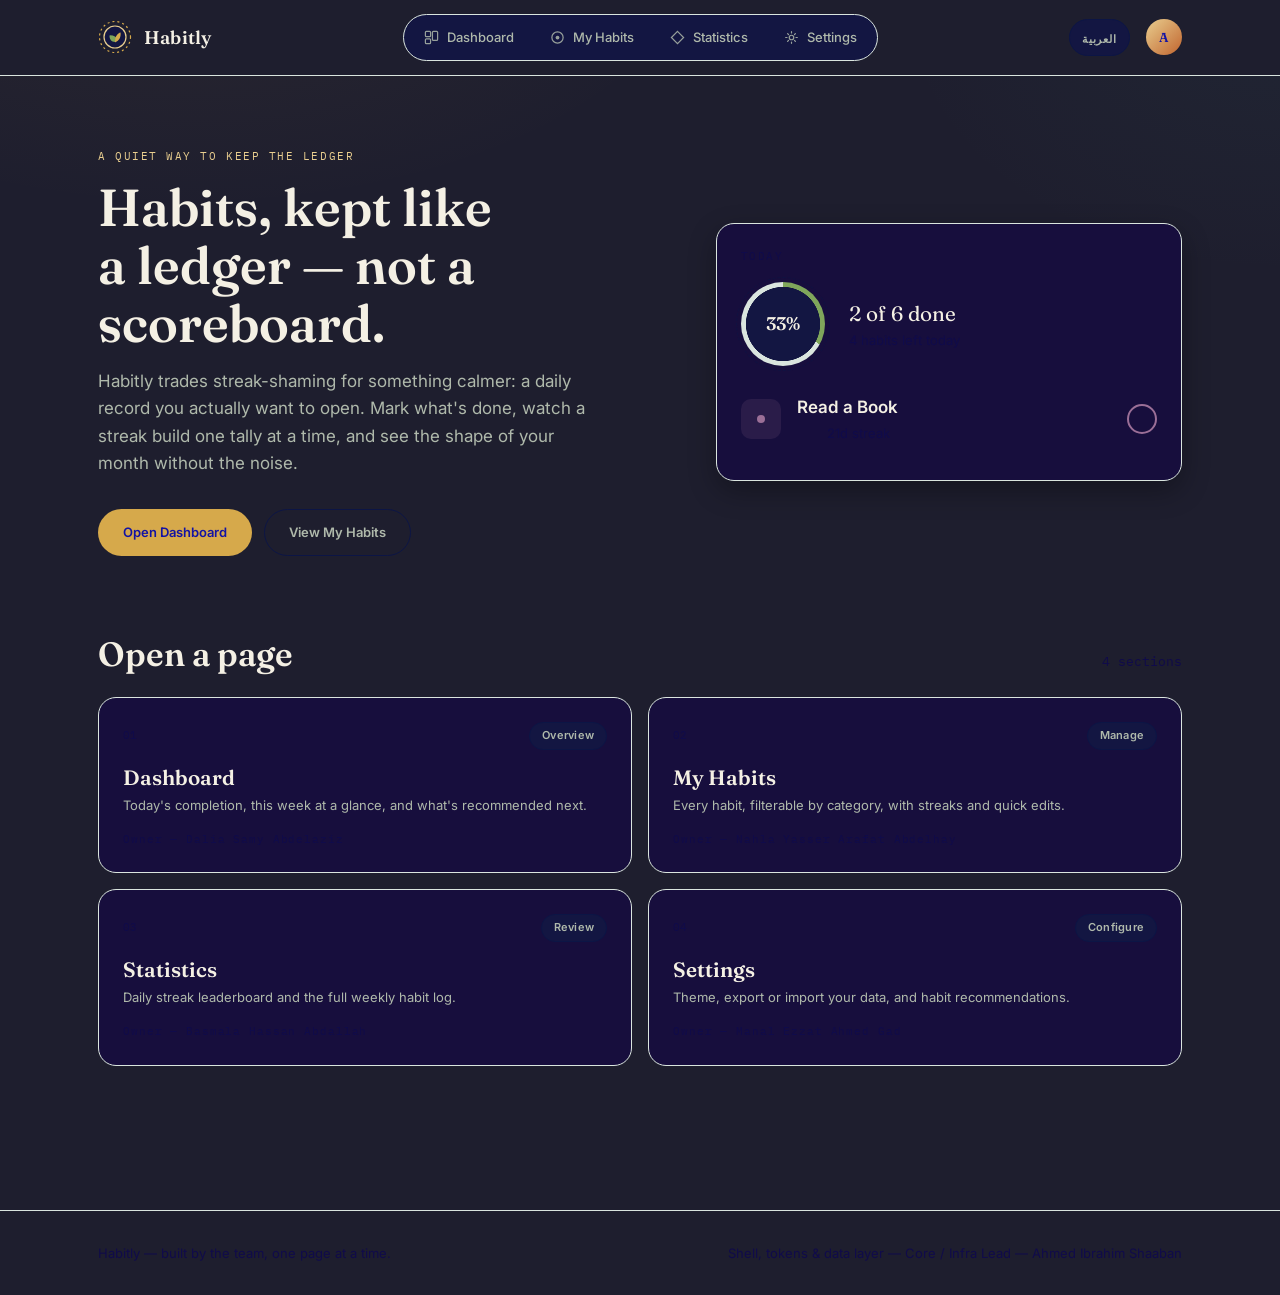
<file: index.html>
<!doctype html>
<html lang="en">
<head>
  <meta charset="UTF-8" />
  <meta name="viewport" content="width=device-width, initial-scale=1.0" />
  <title>Habitly — Keep the ledger.</title>
  <meta name="description" content="Habitly is a quiet, ledger-style way to keep your daily habits." />
  <link rel="icon" href="data:image/svg+xml,%3Csvg xmlns=%27http://www.w3.org/2000/svg%27 viewBox=%270 0 34 34%27%3E%3Ccircle cx=%2717%27 cy=%2717%27 r=%2716%27 fill=%27%231B2420%27/%3E%3Ccircle cx=%2717%27 cy=%2717%27 r=%2711%27 fill=%27%23202B25%27 stroke=%27%23E9CE8F%27 stroke-width=%271.2%27/%3E%3Cpath d=%27M17 22c-3.5 0-5.5-2.5-5.5-6.2 0-.3.2-.5.5-.5 3.9 0 6.7 1.6 7.8 4.2.2.5-.1 1-.6 1.1-.7.2-1.4.3-2.2.4Z%27 fill=%27%237FA65B%27/%3E%3Cpath d=%27M17 22c0-4.8 1.6-8 5-9.4.3-.1.6.1.6.4.4 4.4-1.6 7.7-5.1 9.2-.3.1-.5-.1-.5-.2Z%27 fill=%27%23D6A94B%27/%3E%3C/svg%3E" />
  <link rel="stylesheet" href="tokens.css" />
  <link rel="stylesheet" href="components.css" />
  <style>
    /* Home-page-only styling. Layout rules specific to index.html live here,
       not in tokens.css or components.css — those stay page-agnostic. */
    .hero {
      padding-block: var(--space-8) var(--space-7);
      display: grid;
      grid-template-columns: 1.1fr 0.9fr;
      gap: var(--space-7);
      align-items: center;
    }
    .hero__eyebrow {
      font-family: var(--font-mono);
      font-size: var(--fs-xs);
      letter-spacing: var(--tracking-wider);
      text-transform: uppercase;
      color: var(--color-gold-soft);
      margin-bottom: var(--space-3);
    }
    .hero__title {
      font-size: var(--fs-2xl);
      max-width: 12ch;
    }
    .hero__lede {
      margin-top: var(--space-4);
      max-width: 46ch;
      color: var(--color-text-secondary);
      font-size: var(--fs-md);
      line-height: var(--lh-normal);
    }
    .hero__actions {
      margin-top: var(--space-6);
      display: flex;
      gap: var(--space-3);
      flex-wrap: wrap;
    }
    .hero__panel {
      display: flex;
      flex-direction: column;
      gap: var(--space-4);
    }
    .hero__stat-row {
      display: flex;
      align-items: center;
      gap: var(--space-5);
    }
    .hero__stat-label {
      font-size: var(--fs-sm);
      color: var(--color-text-tertiary);
    }
    .hero__stat-value {
      font-family: var(--font-display);
      font-size: var(--fs-lg);
      color: var(--color-text-primary);
    }

    .menu {
      padding-block: var(--space-6) var(--space-8);
    }
    .menu__heading {
      display: flex;
      align-items: baseline;
      justify-content: space-between;
      margin-bottom: var(--space-5);
    }
    .menu__title {
      font-size: var(--fs-xl);
    }
    .menu__count {
      font-family: var(--font-mono);
      font-size: var(--fs-sm);
      color: var(--color-text-tertiary);
    }
    .menu__grid {
      display: grid;
      grid-template-columns: repeat(2, 1fr);
      gap: var(--space-4);
    }
    .menu-card {
      display: block;
      transition: border-color var(--duration-base) var(--ease-out),
                  transform var(--duration-fast) var(--ease-out);
    }
    .menu-card:hover {
      border-color: var(--color-gold);
      transform: translateY(-2px);
    }
    .menu-card__top {
      display: flex;
      align-items: center;
      justify-content: space-between;
    }
    .menu-card__index {
      font-family: var(--font-mono);
      font-size: var(--fs-xs);
      color: var(--color-text-tertiary);
    }
    .menu-card__title {
      margin-top: var(--space-4);
      font-size: var(--fs-lg);
    }
    .menu-card__desc {
      margin-top: var(--space-2);
      color: var(--color-text-secondary);
      font-size: var(--fs-sm);
      line-height: var(--lh-snug);
    }
    .menu-card__owner {
      margin-top: var(--space-4);
      font-family: var(--font-mono);
      font-size: var(--fs-xs);
      letter-spacing: var(--tracking-wide);
      color: var(--color-text-tertiary);
    }

    @media (max-width: 860px) {
      .hero { grid-template-columns: 1fr; }
      .menu__grid { grid-template-columns: 1fr; }
    }

    /* Arabic reads wider per character — relax the Latin-tuned max-widths */
    html[lang="ar"] .hero__title { max-width: 16ch; }
    html[lang="ar"] .hero__lede { max-width: 52ch; }
  </style>
</head>
<body>

  <!-- ================= Shared header — identical markup on every page ================= -->
  <header class="site-header">
    <div class="container site-header__inner">
      <a href="index.html" class="brand">
        <svg class="brand__mark" viewBox="0 0 34 34" fill="none" xmlns="http://www.w3.org/2000/svg">
          <circle cx="17" cy="17" r="15.5" stroke="var(--color-gold)" stroke-width="1.2" stroke-dasharray="2 3"/>
          <circle cx="17" cy="17" r="11" fill="var(--color-bg-elevated)" stroke="var(--color-gold-soft)" stroke-width="1.2"/>
          <path d="M17 22c-3.5 0-5.5-2.5-5.5-6.2 0-.3.2-.5.5-.5 3.9 0 6.7 1.6 7.8 4.2.2.5-.1 1-.6 1.1-.7.2-1.4.3-2.2.4Z" fill="var(--color-sage)"/>
          <path d="M17 22c0-4.8 1.6-8 5-9.4.3-.1.6.1.6.4.4 4.4-1.6 7.7-5.1 9.2-.3.1-.5-.1-.5-.2Z" fill="var(--color-gold)"/>
        </svg>
        <span class="brand__name">Habitly</span>
      </a>

      <nav class="nav" aria-label="Primary">
        <a href="dashboard.html" class="nav__link">
          <svg class="nav__link-icon" viewBox="0 0 16 16" fill="none"><rect x="1.5" y="1.5" width="5.5" height="5.5" rx="1" stroke="currentColor" stroke-width="1.3"/><rect x="9" y="1.5" width="5.5" height="9.5" rx="1" stroke="currentColor" stroke-width="1.3"/><rect x="1.5" y="9.5" width="5.5" height="5" rx="1" stroke="currentColor" stroke-width="1.3"/></svg>
          <span class="nav__link-label" data-i18n="nav.dashboard">Dashboard</span>
        </a>
        <a href="habits.html" class="nav__link">
          <svg class="nav__link-icon" viewBox="0 0 16 16" fill="none"><circle cx="8" cy="8" r="6" stroke="currentColor" stroke-width="1.3"/><circle cx="8" cy="8" r="2" fill="currentColor"/></svg>
          <span class="nav__link-label" data-i18n="nav.habits">My Habits</span>
        </a>
        <a href="stats.html" class="nav__link">
          <svg class="nav__link-icon" viewBox="0 0 16 16" fill="none"><path d="M8 1.5 14.5 8 8 14.5 1.5 8Z" stroke="currentColor" stroke-width="1.3"/></svg>
          <span class="nav__link-label" data-i18n="nav.stats">Statistics</span>
        </a>
        <a href="settings.html" class="nav__link">
          <svg class="nav__link-icon" viewBox="0 0 16 16" fill="none"><circle cx="8" cy="8" r="2.4" stroke="currentColor" stroke-width="1.3"/><path d="M8 1.8v1.4M8 12.8v1.4M14.2 8h-1.4M3.2 8H1.8M12.2 3.8l-1 1M4.8 11.2l-1 1M12.2 12.2l-1-1M4.8 4.8l-1-1" stroke="currentColor" stroke-width="1.3" stroke-linecap="round"/></svg>
          <span class="nav__link-label" data-i18n="nav.settings">Settings</span>
        </a>
      </nav>

      <div class="header-actions">
        <button type="button" class="lang-toggle" data-i18n="lang.toggle">العربية</button>
        <div class="avatar">A</div>
      </div>
    </div>
  </header>
  <!-- ================= /Shared header ================= -->

  <main class="container">

    <section class="hero">
      <div>
        <p class="hero__eyebrow" data-i18n="hero.eyebrow">A quiet way to keep the ledger</p>
        <h1 class="hero__title" data-i18n="hero.title">Habits, kept like a ledger — not a scoreboard.</h1>
        <p class="hero__lede" data-i18n="hero.lede">
          Habitly trades streak-shaming for something calmer: a daily record you actually
          want to open. Mark what's done, watch a streak build one tally at a time, and
          see the shape of your month without the noise.
        </p>
        <div class="hero__actions">
          <a href="dashboard.html" class="btn btn--primary" data-i18n="hero.cta.primary">Open Dashboard</a>
          <a href="habits.html" class="btn btn--ghost" data-i18n="hero.cta.secondary">View My Habits</a>
        </div>
      </div>

      <div class="card card--elevated hero__panel">
        <p class="card__eyebrow" data-i18n="hero.panel.eyebrow">Today</p>
        <div class="hero__stat-row">
          <div class="seal" style="--pct: 33; --seal-color: var(--color-sage);">
            <div class="seal__inner">33%</div>
          </div>
          <div>
            <div class="hero__stat-value" data-i18n="hero.panel.done">2 of 6 done</div>
            <div class="hero__stat-label" data-i18n="hero.panel.left">4 habits left today</div>
          </div>
        </div>
        <div class="ledger-row" style="padding-block: var(--space-3);">
          <div class="ledger-row__icon" style="--icon-bg: rgba(155,111,151,0.14); --icon-color: var(--cat-mind);">
            <span class="cat-dot" style="--dot-color: var(--cat-mind);"></span>
          </div>
          <div class="ledger-row__body">
            <div class="ledger-row__title" data-i18n="hero.sample.name">Read a Book</div>
            <div class="ledger-row__meta">
              <span class="tally">
                <span class="tally__group">
                  <span class="tally__mark is-filled" style="--mark-color: var(--cat-mind);"></span>
                  <span class="tally__mark is-filled" style="--mark-color: var(--cat-mind);"></span>
                  <span class="tally__mark is-filled" style="--mark-color: var(--cat-mind);"></span>
                  <span class="tally__mark is-filled" style="--mark-color: var(--cat-mind);"></span>
                  <span class="tally__mark is-filled" style="--mark-color: var(--cat-mind);"></span>
                </span>
              </span>
              <span data-i18n="hero.sample.streak">21d streak</span>
            </div>
          </div>
          <div class="check-ring" style="--ring-color: var(--cat-mind);"></div>
        </div>
      </div>
    </section>

    <section class="menu">
      <div class="menu__heading">
        <h2 class="menu__title" data-i18n="menu.title">Open a page</h2>
        <span class="menu__count" data-i18n="menu.count">4 sections</span>
      </div>
      <div class="menu__grid">
        <a href="dashboard.html" class="card menu-card">
          <div class="menu-card__top">
            <span class="menu-card__index">01</span>
            <span class="pill" data-i18n="menu.card1.tag">Overview</span>
          </div>
          <h3 class="menu-card__title" data-i18n="menu.card1.title">Dashboard</h3>
          <p class="menu-card__desc" data-i18n="menu.card1.desc">Today's completion, this week at a glance, and what's recommended next.</p>
          <p class="menu-card__owner" data-i18n="menu.owner" data-i18n-vars="name:Dalia Samy Abdelaziz">Owner — Dalia Samy Abdelaziz</p>
        </a>
        <a href="habits.html" class="card menu-card">
          <div class="menu-card__top">
            <span class="menu-card__index">02</span>
            <span class="pill" data-i18n="menu.card2.tag">Manage</span>
          </div>
          <h3 class="menu-card__title" data-i18n="menu.card2.title">My Habits</h3>
          <p class="menu-card__desc" data-i18n="menu.card2.desc">Every habit, filterable by category, with streaks and quick edits.</p>
          <p class="menu-card__owner" data-i18n="menu.owner" data-i18n-vars="name:Nahla Yasser Arafat Abdelhay">Owner — Nahla Yasser Arafat Abdelhay</p>
        </a>
        <a href="stats.html" class="card menu-card">
          <div class="menu-card__top">
            <span class="menu-card__index">03</span>
            <span class="pill" data-i18n="menu.card3.tag">Review</span>
          </div>
          <h3 class="menu-card__title" data-i18n="menu.card3.title">Statistics</h3>
          <p class="menu-card__desc" data-i18n="menu.card3.desc">Daily streak leaderboard and the full weekly habit log.</p>
          <p class="menu-card__owner" data-i18n="menu.owner" data-i18n-vars="name:Basmala Hassan Abdallah">Owner — Basmala Hassan Abdallah</p>
        </a>
        <a href="settings.html" class="card menu-card">
          <div class="menu-card__top">
            <span class="menu-card__index">04</span>
            <span class="pill" data-i18n="menu.card4.tag">Configure</span>
          </div>
          <h3 class="menu-card__title" data-i18n="menu.card4.title">Settings</h3>
          <p class="menu-card__desc" data-i18n="menu.card4.desc">Theme, export or import your data, and habit recommendations.</p>
          <p class="menu-card__owner" data-i18n="menu.owner" data-i18n-vars="name:Manal Ezzat Ahmed Gad">Owner — Manal Ezzat Ahmed Gad</p>
        </a>
      </div>
    </section>

  </main>

  <footer class="site-footer">
    <div class="container" style="display:flex; align-items:center; justify-content:space-between; width:100%; flex-wrap:wrap; gap:var(--space-4);">
      <span data-i18n="footer.tagline">Habitly — built by the team, one page at a time.</span>
      <span data-i18n="footer.credit" data-i18n-vars="coreLead:Ahmed Ibrahim Shaaban">Shell, tokens &amp; data layer — Core / Infra Lead — Ahmed Ibrahim Shaaban</span>
    </div>
  </footer>

  <script src="data.js"></script>
  <script src="router.js"></script>
  <script src="i18n.js"></script>
</body>
</html>
</file>
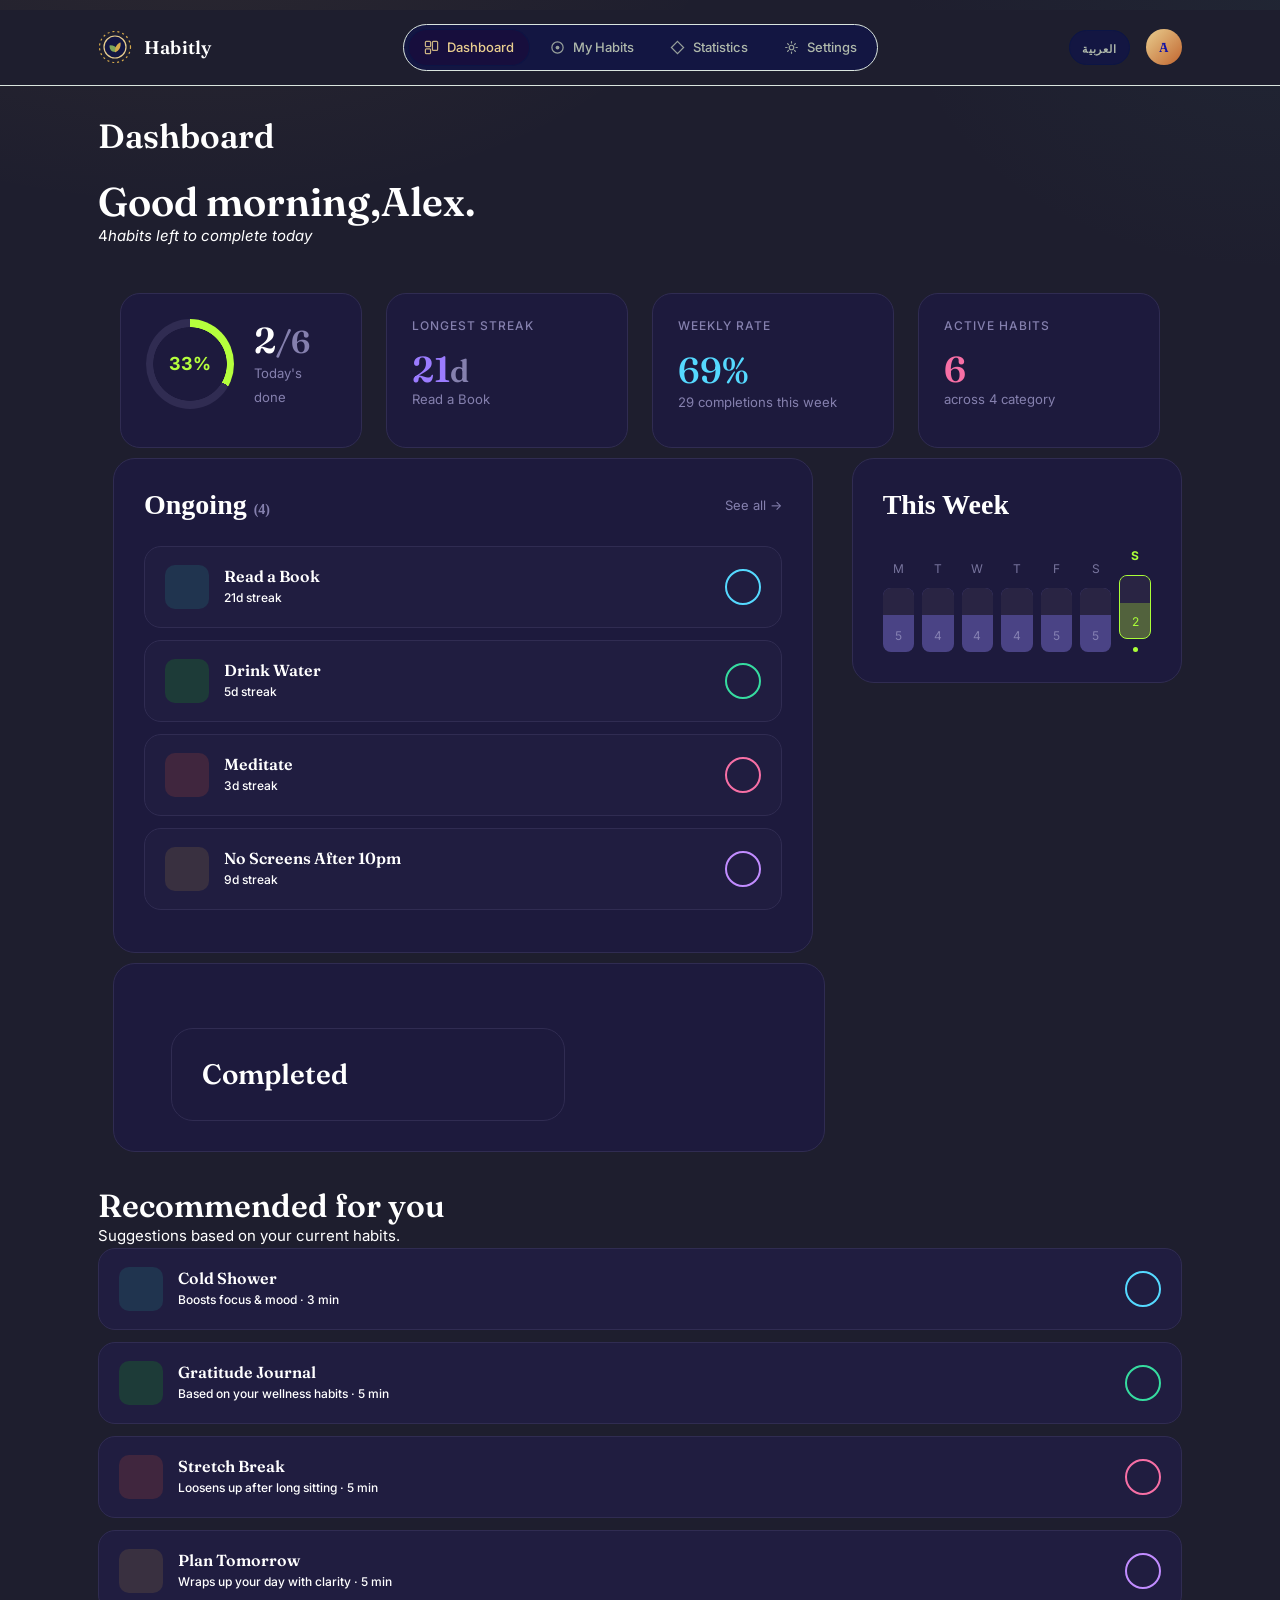
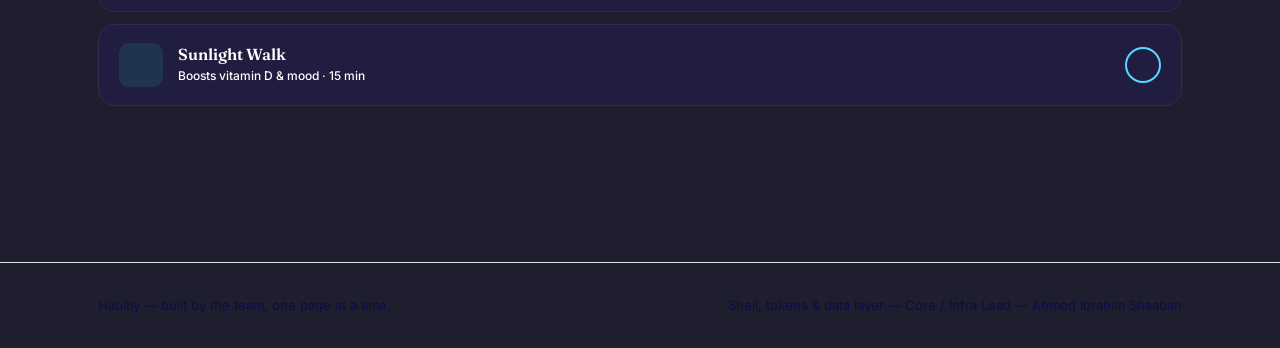
<file: dashboard.html>
<!doctype html>
<html lang="en">
<head>
  <meta charset="UTF-8" />
  <meta name="viewport" content="width=device-width, initial-scale=1.0" />
  <title>Dashboard — Habitly</title>
  <link rel="icon" href="data:image/svg+xml,%3Csvg xmlns=%27http://www.w3.org/2000/svg%27 viewBox=%270 0 34 34%27%3E%3Ccircle cx=%2717%27 cy=%2717%27 r=%2716%27 fill=%27%231B2420%27/%3E%3Ccircle cx=%2717%27 cy=%2717%27 r=%2711%27 fill=%27%23202B25%27 stroke=%27%23E9CE8F%27 stroke-width=%271.2%27/%3E%3Cpath d=%27M17 22c-3.5 0-5.5-2.5-5.5-6.2 0-.3.2-.5.5-.5 3.9 0 6.7 1.6 7.8 4.2.2.5-.1 1-.6 1.1-.7.2-1.4.3-2.2.4Z%27 fill=%27%237FA65B%27/%3E%3Cpath d=%27M17 22c0-4.8 1.6-8 5-9.4.3-.1.6.1.6.4.4 4.4-1.6 7.7-5.1 9.2-.3.1-.5-.1-.5-.2Z%27 fill=%27%23D6A94B%27/%3E%3C/svg%3E" />
  <link href="https://cdn.jsdelivr.net/npm/bootstrap@5.3.8/dist/css/bootstrap.min.css" rel="stylesheet">
  <link rel="stylesheet" href="tokens.css" />
  <link rel="stylesheet" href="components.css" />
  <link rel="stylesheet" href="dashboard.css" />
</head>
<body>

  <!-- ================= Shared header — identical markup on every page ================= -->
  <header class="site-header">
    <div class="container site-header__inner">
      <a href="index.html" class="brand">
        <svg class="brand__mark" viewBox="0 0 34 34" fill="none" xmlns="http://www.w3.org/2000/svg">
          <circle cx="17" cy="17" r="15.5" stroke="var(--color-gold)" stroke-width="1.2" stroke-dasharray="2 3"/>
          <circle cx="17" cy="17" r="11" fill="var(--color-bg-elevated)" stroke="var(--color-gold-soft)" stroke-width="1.2"/>
          <path d="M17 22c-3.5 0-5.5-2.5-5.5-6.2 0-.3.2-.5.5-.5 3.9 0 6.7 1.6 7.8 4.2.2.5-.1 1-.6 1.1-.7.2-1.4.3-2.2.4Z" fill="var(--color-sage)"/>
          <path d="M17 22c0-4.8 1.6-8 5-9.4.3-.1.6.1.6.4.4 4.4-1.6 7.7-5.1 9.2-.3.1-.5-.1-.5-.2Z" fill="var(--color-gold)"/>
        </svg>
        <span class="brand__name">Habitly</span>
      </a>

      <nav class="nav" aria-label="Primary">
        <a href="dashboard.html" class="nav__link">
          <svg class="nav__link-icon" viewBox="0 0 16 16" fill="none"><rect x="1.5" y="1.5" width="5.5" height="5.5" rx="1" stroke="currentColor" stroke-width="1.3"/><rect x="9" y="1.5" width="5.5" height="9.5" rx="1" stroke="currentColor" stroke-width="1.3"/><rect x="1.5" y="9.5" width="5.5" height="5" rx="1" stroke="currentColor" stroke-width="1.3"/></svg>
          <span class="nav__link-label" data-i18n="nav.dashboard">Dashboard</span>
        </a>
        <a href="habits.html" class="nav__link">
          <svg class="nav__link-icon" viewBox="0 0 16 16" fill="none"><circle cx="8" cy="8" r="6" stroke="currentColor" stroke-width="1.3"/><circle cx="8" cy="8" r="2" fill="currentColor"/></svg>
          <span class="nav__link-label" data-i18n="nav.habits">My Habits</span>
        </a>
        <a href="stats.html" class="nav__link">
          <svg class="nav__link-icon" viewBox="0 0 16 16" fill="none"><path d="M8 1.5 14.5 8 8 14.5 1.5 8Z" stroke="currentColor" stroke-width="1.3"/></svg>
          <span class="nav__link-label" data-i18n="nav.stats">Statistics</span>
        </a>
        <a href="settings.html" class="nav__link">
          <svg class="nav__link-icon" viewBox="0 0 16 16" fill="none"><circle cx="8" cy="8" r="2.4" stroke="currentColor" stroke-width="1.3"/><path d="M8 1.8v1.4M8 12.8v1.4M14.2 8h-1.4M3.2 8H1.8M12.2 3.8l-1 1M4.8 11.2l-1 1M12.2 12.2l-1-1M4.8 4.8l-1-1" stroke="currentColor" stroke-width="1.3" stroke-linecap="round"/></svg>
          <span class="nav__link-label" data-i18n="nav.settings">Settings</span>
        </a>
      </nav>

      <div class="header-actions">
        <button type="button" class="lang-toggle" data-i18n="lang.toggle">العربية</button>
        <div class="avatar">A</div>
      </div>
    </div>
  </header>
  <!-- ================= /Shared header ================= -->

  <main class="container" style="padding-block: var(--space-6) var(--space-8);">
    <h1 style="font-size: var(--fs-xl); margin-bottom: var(--space-5);">Dashboard</h1>

    

     <h1>Good morning,Alex.</h1>
        <p>4<i>habits left to complete today</i></p>
        <div class="cards row">
            <div class=" col-12 col-sm-6 col-md-3">
                <div class="card stat-card first-card">

                    <div class="progress-wrapper">

                        <div class="progress-circle">
                            <span>33%</span>
                        </div>

                        <div>
                            <h2>2<small>/6</small></h2>
                            <small>Today's done</small>
                        </div>

                    </div>

                </div>
                <!-- <div class="card stat-card">

                    <h2>33<span>%</span></h2>
                    <p>2/6</p>
                    <small>Today's done</small>
                </div> -->
            </div>
            <div class=" col-12 col-sm-6 col-md-3">
                <div class="card stat-card">
                    <h6>LONGEST STREAK</h6>
                    <h2 class="h-2">21<small>d</small></h2>
                    <small>Read a Book</small>
                </div>
            </div>
            <div class=" col-12 col-sm-6 col-md-3">
                <div class="card stat-card">
                    <h6>WEEKLY RATE</h6>
                    <h2 class="h2">69<span>%</span></h2>

                    <small>29 completions this week</small>
                </div>
            </div>
            <div class=" col-12 col-sm-6 col-md-3">
                <div class="card stat-card">
                    <h6>ACTIVE HABITS</h6>
                    <h2 class="h">6</h2>

                    <small>across 4 category</small>
                </div>
            </div>

        </div>

        <div class="ongoing-thisWeek row g-4">

            <div class="ongoing col-lg-8">

                <div class="section-card">

                    <div class="section-title">
                        <h3>Ongoing <span>(4)</span></h3>
                        <a href="#">See all →</a>
                    </div>


                    <div class="tasks">
                        <div class="task-info">
                            <div class="task-icon blue-icon">
                                <i class="fa-solid fa-book"></i>
                            </div>

                            <div>
                                <h4>Read a Book</h4>
                                <h5>21d streak</h5>
                            </div>
                        </div>

                        <div class="habit habit-circle blue"></div>
                    </div>


                    <div class="tasks">
                        <div class="task-info">
                            <div class="task-icon green-icon">
                                <i class="fa-solid fa-droplet"></i>
                            </div>

                            <div>
                                <h4>Drink Water</h4>
                                <h5>5d streak</h5>
                            </div>
                        </div>

                        <div class="habit habit-circle green"></div>
                    </div>


                    <div class="tasks">
                        <div class="task-info">
                            <div class="task-icon pink-icon">
                                <i class="fa-solid fa-spa"></i>
                            </div>

                            <div>
                                <h4>Meditate</h4>
                                <h5>3d streak</h5>
                            </div>
                        </div>

                        <div class="habit habit-circle pink"></div>
                    </div>


                    <div class="tasks">
                        <div class="task-info">
                            <div class="task-icon purple-icon">
                                <i class="fa-solid fa-mobile-screen"></i>
                            </div>

                            <div>
                                <h4>No Screens After 10pm</h4>
                                <h5>9d streak</h5>
                            </div>
                        </div>

                        <div class=" habit habit-circle purple"></div>
                    </div>

                </div>
                   <div class="completed-bycategory row g-4">
            <div class="col-lg-8">
                <div class="section-card ">
                    <h3>Completed</h3>

                    <div class="completed-list ">

                    </div>

                </div>
            </div>
            </div>
         </div>
            <div class="thisweek col-lg-4">
                <div class="section-card">

                    <div class="section-title">
                        <h3>This Week</h3>
                    </div>

                    <div class="week-days">

                        <div class="day">
                            <span>M</span>
                            <div class="day-box">
                                <small>5</small>
                            </div>
                        </div>

                        <div class="day">
                            <span>T</span>
                            <div class="day-box">
                                <small>4</small>
                            </div>
                        </div>

                        <div class="day">
                            <span>W</span>
                            <div class="day-box">
                                <small>4</small>
                            </div>
                        </div>

                        <div class="day">
                            <span>T</span>
                            <div class="day-box">
                                <small>4</small>
                            </div>
                        </div>

                        <div class="day">
                            <span>F</span>
                            <div class="day-box">
                                <small>5</small>
                            </div>
                        </div>

                        <div class="day">
                            <span>S</span>
                            <div class="day-box">
                                <small>5</small>
                            </div>
                        </div>

                        <!-- Today -->
                        <div class="day today">
                            <span>S</span>
                            <div class="day-box">
                                <small>2</small>
                            </div>
                            <i></i>
                        </div>

                    </div>

                </div>
            </div>
        </div>

        <!-- <div class="completed-bycategory row g-4">
            <div class="col-lg-8">
                <div class="section-card ">
                    <h3>Completed</h3>

                    <div class="completed-list ">

                    </div>

                </div>
            </div> -->
            <!-- <div class="bycategory accordion col-lg-4" >
                <h4>By Category</h4>
                <div class="section-card">
                </div>
            </div> --> 

            <!-- Recommendations -->
      <section class="settings-panel" aria-labelledby="recsHeading">
        <h2 id="recsHeading" class="settings-panel__title" data-i18n="settings.recs.title"><br>Recommended for you</h2>
        <p class="settings-panel__desc" data-i18n="settings.recs.desc">Suggestions based on your current habits.</p>
        <div id="recsList" class="recs-list"></div>
      </section>
  </main>

  <footer class="site-footer">
    <div class="container" style="display:flex; align-items:center; justify-content:space-between; width:100%; flex-wrap:wrap; gap:var(--space-4);">
      <span data-i18n="footer.tagline">Habitly — built by the team, one page at a time.</span>
      <span data-i18n="footer.credit" data-i18n-vars="coreLead:Ahmed Ibrahim Shaaban">Shell, tokens &amp; data layer — Core / Infra Lead — Ahmed Ibrahim Shaaban</span>
    </div>
  </footer>

  <script src="data.js"></script>
  <script src="router.js"></script>
  <script src="i18n.js"></script>
  <script src="dashboard.js"></script>
</body>
</html>
</file>
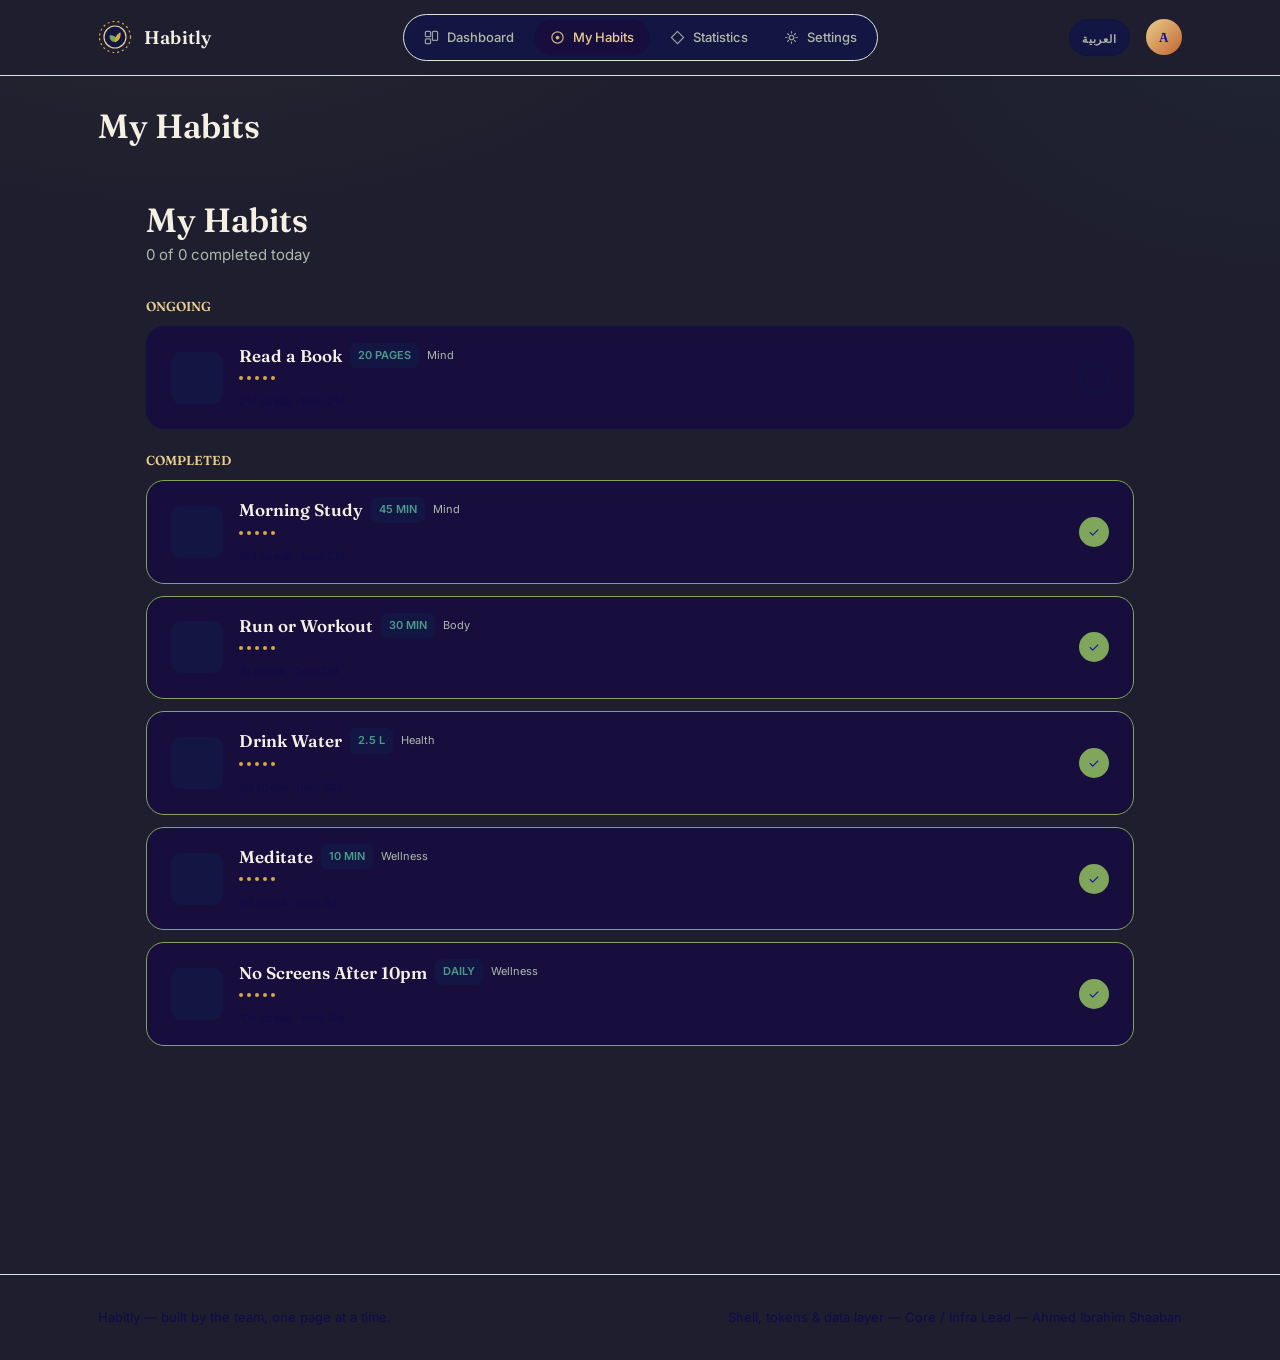
<file: habits.html>
<!doctype html>
<html lang="en">
  <head>
    <meta charset="UTF-8" />
    <meta name="viewport" content="width=device-width, initial-scale=1.0" />
    <title>My Habits — Habitly</title>
    <link
      rel="icon"
      href="data:image/svg+xml,%3Csvg xmlns=%27http://www.w3.org/2000/svg%27 viewBox=%270 0 34 34%27%3E%3Ccircle cx=%2717%27 cy=%2717%27 r=%2716%27 fill=%27%231B2420%27/%3E%3Ccircle cx=%2717%27 cy=%2717%27 r=%2711%27 fill=%27%23202B25%27 stroke=%27%23E9CE8F%27 stroke-width=%271.2%27/%3E%3Cpath d=%27M17 22c-3.5 0-5.5-2.5-5.5-6.2 0-.3.2-.5.5-.5 3.9 0 6.7 1.6 7.8 4.2.2.5-.1 1-.6 1.1-.7.2-1.4.3-2.2.4Z%27 fill=%27%237FA65B%27/%3E%3Cpath d=%27M17 22c0-4.8 1.6-8 5-9.4.3-.1.6.1.6.4.4 4.4-1.6 7.7-5.1 9.2-.3.1-.5-.1-.5-.2Z%27 fill=%27%23D6A94B%27/%3E%3C/svg%3E"
    />
    <link rel="stylesheet" href="tokens.css" />
    <link rel="stylesheet" href="components.css" />
    <link rel="stylesheet" href="habits.css" />
  </head>
  <body>
    <!-- ================= Shared header — identical markup on every page ================= -->
    <header class="site-header">
      <div class="container site-header__inner">
        <a href="index.html" class="brand">
          <svg
            class="brand__mark"
            viewBox="0 0 34 34"
            fill="none"
            xmlns="http://www.w3.org/2000/svg"
          >
            <circle
              cx="17"
              cy="17"
              r="15.5"
              stroke="var(--color-gold)"
              stroke-width="1.2"
              stroke-dasharray="2 3"
            />
            <circle
              cx="17"
              cy="17"
              r="11"
              fill="var(--color-bg-elevated)"
              stroke="var(--color-gold-soft)"
              stroke-width="1.2"
            />
            <path
              d="M17 22c-3.5 0-5.5-2.5-5.5-6.2 0-.3.2-.5.5-.5 3.9 0 6.7 1.6 7.8 4.2.2.5-.1 1-.6 1.1-.7.2-1.4.3-2.2.4Z"
              fill="var(--color-sage)"
            />
            <path
              d="M17 22c0-4.8 1.6-8 5-9.4.3-.1.6.1.6.4.4 4.4-1.6 7.7-5.1 9.2-.3.1-.5-.1-.5-.2Z"
              fill="var(--color-gold)"
            />
          </svg>
          <span class="brand__name">Habitly</span>
        </a>

        <nav class="nav" aria-label="Primary">
          <a href="dashboard.html" class="nav__link">
            <svg class="nav__link-icon" viewBox="0 0 16 16" fill="none">
              <rect
                x="1.5"
                y="1.5"
                width="5.5"
                height="5.5"
                rx="1"
                stroke="currentColor"
                stroke-width="1.3"
              />
              <rect
                x="9"
                y="1.5"
                width="5.5"
                height="9.5"
                rx="1"
                stroke="currentColor"
                stroke-width="1.3"
              />
              <rect
                x="1.5"
                y="9.5"
                width="5.5"
                height="5"
                rx="1"
                stroke="currentColor"
                stroke-width="1.3"
              />
            </svg>
            <span class="nav__link-label" data-i18n="nav.dashboard"
              >Dashboard</span
            >
          </a>
          <a href="habits.html" class="nav__link">
            <svg class="nav__link-icon" viewBox="0 0 16 16" fill="none">
              <circle
                cx="8"
                cy="8"
                r="6"
                stroke="currentColor"
                stroke-width="1.3"
              />
              <circle cx="8" cy="8" r="2" fill="currentColor" />
            </svg>
            <span class="nav__link-label" data-i18n="nav.habits"
              >My Habits</span
            >
          </a>
          <a href="stats.html" class="nav__link">
            <svg class="nav__link-icon" viewBox="0 0 16 16" fill="none">
              <path
                d="M8 1.5 14.5 8 8 14.5 1.5 8Z"
                stroke="currentColor"
                stroke-width="1.3"
              />
            </svg>
            <span class="nav__link-label" data-i18n="nav.stats"
              >Statistics</span
            >
          </a>
          <a href="settings.html" class="nav__link">
            <svg class="nav__link-icon" viewBox="0 0 16 16" fill="none">
              <circle
                cx="8"
                cy="8"
                r="2.4"
                stroke="currentColor"
                stroke-width="1.3"
              />
              <path
                d="M8 1.8v1.4M8 12.8v1.4M14.2 8h-1.4M3.2 8H1.8M12.2 3.8l-1 1M4.8 11.2l-1 1M12.2 12.2l-1-1M4.8 4.8l-1-1"
                stroke="currentColor"
                stroke-width="1.3"
                stroke-linecap="round"
              />
            </svg>
            <span class="nav__link-label" data-i18n="nav.settings"
              >Settings</span
            >
          </a>
        </nav>

        <div class="header-actions">
          <button type="button" class="lang-toggle" data-i18n="lang.toggle">
            العربية
          </button>
          <div class="avatar">A</div>
        </div>
      </div>
    </header>
    <!-- ================= /Shared header ================= -->

    <main
      class="container"
      style="padding-block: var(--space-6) var(--space-8)"
    >
      <h1 style="font-size: var(--fs-xl); margin-bottom: var(--space-5)">
        My Habits
      </h1>

      <div class="container habits-page">
        <h1>My Habits</h1>
        <p class="sub" id="counter">0 of 0 completed today</p>

        <h3 class="group-title">ONGOING</h3>

        <div id="ongoing">
          <div class="habit">
            <div class="habit-icon">
              <i class="fa-solid fa-book-open-reader"></i>
            </div>

            <div class="habit-content">
              <div class="habit-title">
                <h4>Read a Book</h4>
                <span class="duration">20 PAGES</span>
                <span class="category">Mind</span>
              </div>

              <div class="progress">
                <span class="dot"></span>
                <span class="dot"></span>
                <span class="dot"></span>
                <span class="dot"></span>
                <span class="dot"></span>
              </div>

              <span class="info">21d streak · best 21d</span>
            </div>

            <button class="check"></button>
          </div>
        </div>

        <h3 class="group-title">COMPLETED</h3>

        <div id="completed">
          <div class="habit done">
            <div class="habit-icon"><i class="fa-solid fa-book"></i></div>

            <div class="habit-content">
              <div class="habit-title">
                <h4>Morning Study</h4>
                <span class="duration">45 MIN</span>
                <span class="category">Mind</span>
              </div>

              <div class="progress">
                <span class="dot"></span>
                <span class="dot"></span>
                <span class="dot"></span>
                <span class="dot"></span>
                <span class="dot"></span>
              </div>

              <span class="info">14d streak · best 21d</span>
            </div>

            <button class="check">✓</button>
          </div>

          <div class="habit done">
            <div class="habit-icon">
              <i class="fa-solid fa-person-running"></i>
            </div>

            <div class="habit-content">
              <div class="habit-title">
                <h4>Run or Workout</h4>
                <span class="duration">30 MIN</span>
                <span class="category">Body</span>
              </div>

              <div class="progress">
                <span class="dot"></span>
                <span class="dot"></span>
                <span class="dot"></span>
                <span class="dot"></span>
                <span class="dot"></span>
              </div>

              <span class="info">7d streak · best 12d</span>
            </div>

            <button class="check">✓</button>
          </div>

          <div class="habit done">
            <div class="habit-icon">
              <i class="fa-solid fa-bottle-water"></i>
            </div>

            <div class="habit-content">
              <div class="habit-title">
                <h4>Drink Water</h4>
                <span class="duration">2.5 L</span>
                <span class="category">Health</span>
              </div>

              <div class="progress">
                <span class="dot"></span>
                <span class="dot"></span>
                <span class="dot"></span>
                <span class="dot"></span>
                <span class="dot"></span>
              </div>

              <span class="info">6d streak · best 30d</span>
            </div>

            <button class="check">✓</button>
          </div>

          <div class="habit done">
            <div class="habit-icon">
              <i class="fa-solid fa-pause"></i>
            </div>

            <div class="habit-content">
              <div class="habit-title">
                <h4>Meditate</h4>
                <span class="duration">10 MIN</span>
                <span class="category">Wellness</span>
              </div>

              <div class="progress">
                <span class="dot"></span>
                <span class="dot"></span>
                <span class="dot"></span>
                <span class="dot"></span>
                <span class="dot"></span>
              </div>

              <span class="info">4d streak · best 9d</span>
            </div>

            <button class="check">✓</button>
          </div>

          <div class="habit done">
            <div class="habit-icon">
              <i class="fa-regular fa-thumbs-down"></i>
            </div>

            <div class="habit-content">
              <div class="habit-title">
                <h4>No Screens After 10pm</h4>
                <span class="duration">DAILY</span>
                <span class="category">Wellness</span>
              </div>

              <div class="progress">
                <span class="dot"></span>
                <span class="dot"></span>
                <span class="dot"></span>
                <span class="dot"></span>
                <span class="dot"></span>
              </div>

              <span class="info">10d streak · best 14d</span>
            </div>

            <button class="check">✓</button>
          </div>
        </div>
      </div>
    </main>

    <footer class="site-footer">
      <div
        class="container"
        style="
          display: flex;
          align-items: center;
          justify-content: space-between;
          width: 100%;
          flex-wrap: wrap;
          gap: var(--space-4);
        "
      >
        <span data-i18n="footer.tagline"
          >Habitly — built by the team, one page at a time.</span
        >
        <span
          data-i18n="footer.credit"
          data-i18n-vars="coreLead:Ahmed Ibrahim Shaaban"
          >Shell, tokens &amp; data layer — Core / Infra Lead — Ahmed Ibrahim
          Shaaban</span
        >
      </div>
    </footer>

    <script src="data.js"></script>
    <script src="router.js"></script>
    <script src="i18n.js"></script>
    <script src="habits.js"></script>
  </body>
</html>
</file>
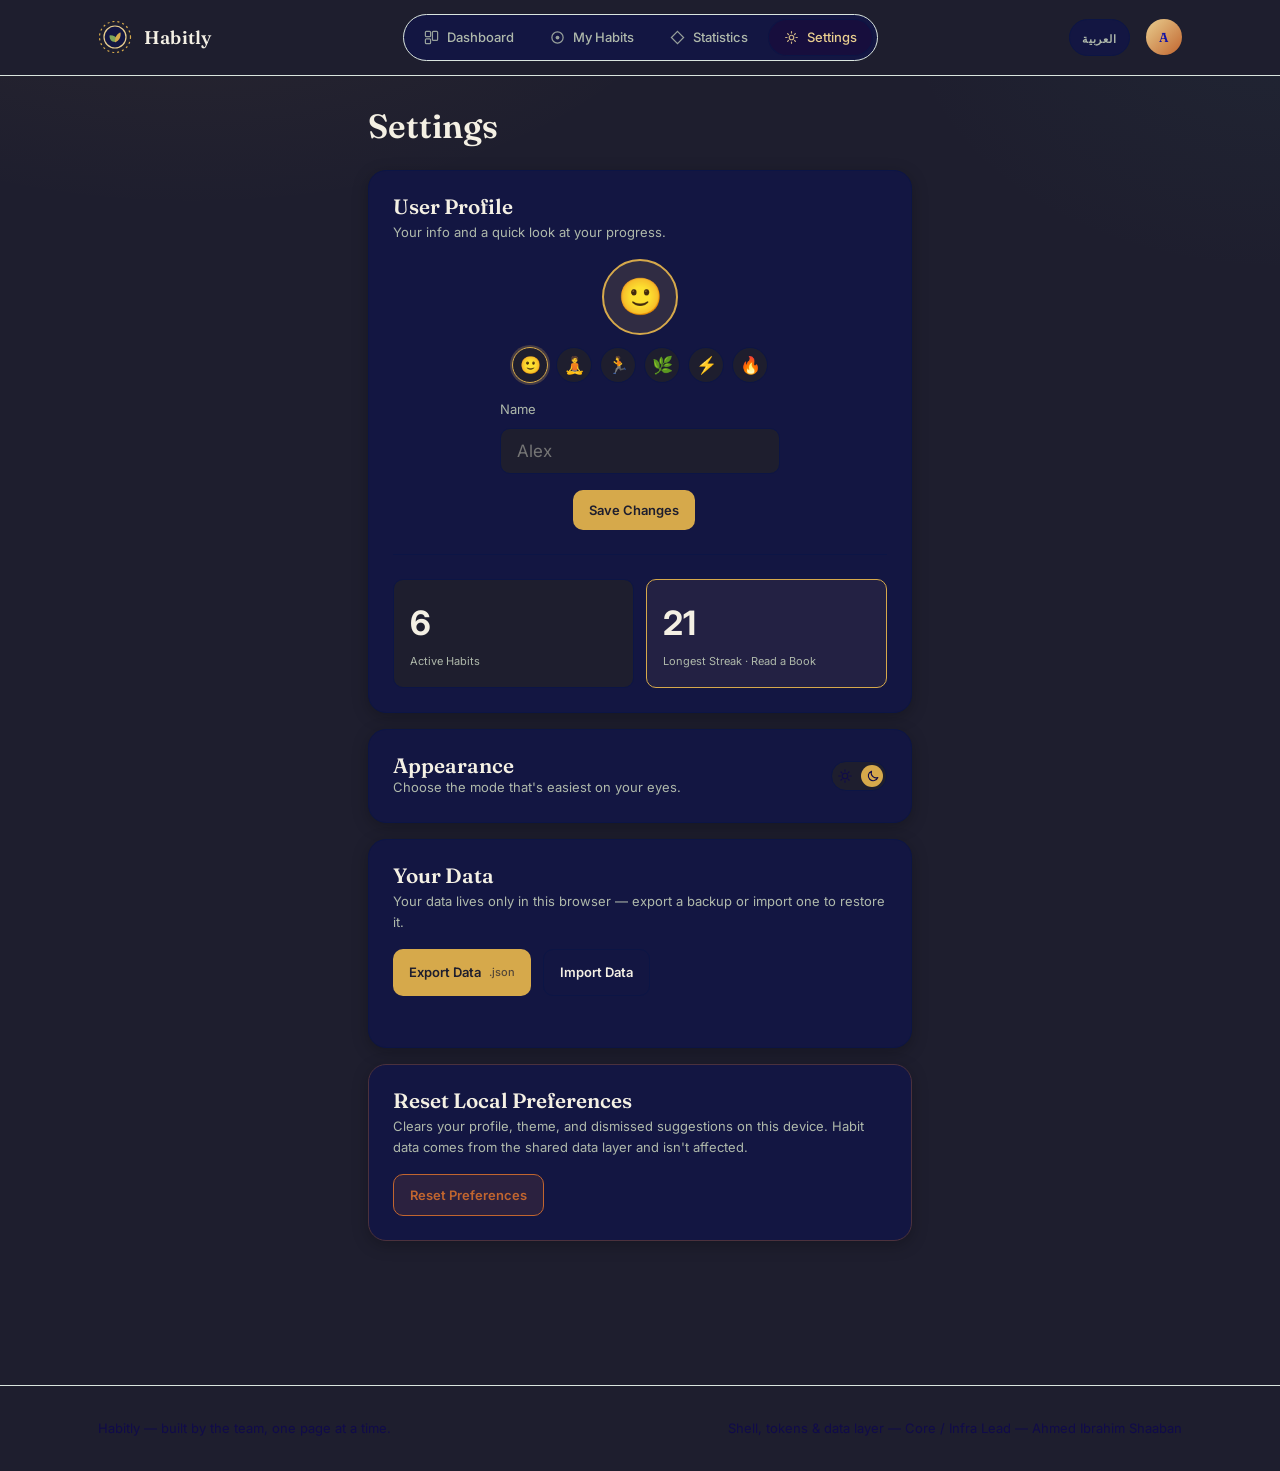
<file: settings.html>
<!doctype html>
<html lang="en">
<head>
  <meta charset="UTF-8" />
  <meta name="viewport" content="width=device-width, initial-scale=1.0" />
  <title>Settings — Habitly</title>
  <link rel="icon" href="data:image/svg+xml,%3Csvg xmlns=%27http://www.w3.org/2000/svg%27 viewBox=%270 0 34 34%27%3E%3Ccircle cx=%2717%27 cy=%2717%27 r=%2716%27 fill=%27%231B2420%27/%3E%3Ccircle cx=%2717%27 cy=%2717%27 r=%2711%27 fill=%27%23202B25%27 stroke=%27%23E9CE8F%27 stroke-width=%271.2%27/%3E%3Cpath d=%27M17 22c-3.5 0-5.5-2.5-5.5-6.2 0-.3.2-.5.5-.5 3.9 0 6.7 1.6 7.8 4.2.2.5-.1 1-.6 1.1-.7.2-1.4.3-2.2.4Z%27 fill=%27%237FA65B%27/%3E%3Cpath d=%27M17 22c0-4.8 1.6-8 5-9.4.3-.1.6.1.6.4.4 4.4-1.6 7.7-5.1 9.2-.3.1-.5-.1-.5-.2Z%27 fill=%27%23D6A94B%27/%3E%3C/svg%3E" />
  <link rel="stylesheet" href="tokens.css" />
  <link rel="stylesheet" href="components.css" />
  <link rel="stylesheet" href="settings.css" />
</head>
<body>

  <!-- ================= Shared header — identical markup on every page ================= -->
  <header class="site-header">
    <div class="container site-header__inner">
      <a href="index.html" class="brand">
        <svg class="brand__mark" viewBox="0 0 34 34" fill="none" xmlns="http://www.w3.org/2000/svg">
          <circle cx="17" cy="17" r="15.5" stroke="var(--color-gold)" stroke-width="1.2" stroke-dasharray="2 3"/>
          <circle cx="17" cy="17" r="11" fill="var(--color-bg-elevated)" stroke="var(--color-gold-soft)" stroke-width="1.2"/>
          <path d="M17 22c-3.5 0-5.5-2.5-5.5-6.2 0-.3.2-.5.5-.5 3.9 0 6.7 1.6 7.8 4.2.2.5-.1 1-.6 1.1-.7.2-1.4.3-2.2.4Z" fill="var(--color-sage)"/>
          <path d="M17 22c0-4.8 1.6-8 5-9.4.3-.1.6.1.6.4.4 4.4-1.6 7.7-5.1 9.2-.3.1-.5-.1-.5-.2Z" fill="var(--color-gold)"/>
        </svg>
        <span class="brand__name">Habitly</span>
      </a>

      <nav class="nav" aria-label="Primary">
        <a href="dashboard.html" class="nav__link">
          <svg class="nav__link-icon" viewBox="0 0 16 16" fill="none"><rect x="1.5" y="1.5" width="5.5" height="5.5" rx="1" stroke="currentColor" stroke-width="1.3"/><rect x="9" y="1.5" width="5.5" height="9.5" rx="1" stroke="currentColor" stroke-width="1.3"/><rect x="1.5" y="9.5" width="5.5" height="5" rx="1" stroke="currentColor" stroke-width="1.3"/></svg>
          <span class="nav__link-label" data-i18n="nav.dashboard">Dashboard</span>
        </a>
        <a href="habits.html" class="nav__link">
          <svg class="nav__link-icon" viewBox="0 0 16 16" fill="none"><circle cx="8" cy="8" r="6" stroke="currentColor" stroke-width="1.3"/><circle cx="8" cy="8" r="2" fill="currentColor"/></svg>
          <span class="nav__link-label" data-i18n="nav.habits">My Habits</span>
        </a>
        <a href="stats.html" class="nav__link">
          <svg class="nav__link-icon" viewBox="0 0 16 16" fill="none"><path d="M8 1.5 14.5 8 8 14.5 1.5 8Z" stroke="currentColor" stroke-width="1.3"/></svg>
          <span class="nav__link-label" data-i18n="nav.stats">Statistics</span>
        </a>
        <a href="settings.html" class="nav__link nav__link--active" aria-current="page">
          <svg class="nav__link-icon" viewBox="0 0 16 16" fill="none"><circle cx="8" cy="8" r="2.4" stroke="currentColor" stroke-width="1.3"/><path d="M8 1.8v1.4M8 12.8v1.4M14.2 8h-1.4M3.2 8H1.8M12.2 3.8l-1 1M4.8 11.2l-1 1M12.2 12.2l-1-1M4.8 4.8l-1-1" stroke="currentColor" stroke-width="1.3" stroke-linecap="round"/></svg>
          <span class="nav__link-label" data-i18n="nav.settings">Settings</span>
        </a>
      </nav>

      <div class="header-actions">
        <button type="button" class="lang-toggle" data-i18n="lang.toggle">العربية</button>
        <div class="avatar">A</div>
      </div>
    </div>
  </header>
  <!-- ================= /Shared header ================= -->

  <main class="container settings-page" style="padding-block: var(--space-6) var(--space-8);">
    <h1 style="font-size: var(--fs-xl); margin-bottom: var(--space-5);" data-i18n="settings.title">Settings</h1>

    <div class="settings-stack">

      <!-- User Profile -->
      <section class="settings-panel" aria-labelledby="profileHeading">
        <h2 id="profileHeading" class="settings-panel__title" data-i18n="settings.profile.title">User Profile</h2>
        <p class="settings-panel__desc" data-i18n="settings.profile.desc">Your info and a quick look at your progress.</p>

        <div class="profile-block">
          <div class="avatar-picker">
            <span id="avatarDisplay" class="avatar-display">🙂</span>
            <div class="avatar-options" id="avatarOptions">
              <button type="button" data-avatar="🙂">🙂</button>
              <button type="button" data-avatar="🧘">🧘</button>
              <button type="button" data-avatar="🏃">🏃</button>
              <button type="button" data-avatar="🌿">🌿</button>
              <button type="button" data-avatar="⚡">⚡</button>
              <button type="button" data-avatar="🔥">🔥</button>
            </div>
          </div>

          <div class="profile-field">
            <label for="nameInput" data-i18n="settings.profile.name">Name</label>
            <input type="text" id="nameInput" maxlength="40" placeholder="Alex" />
          </div>

          <div class="profile-actions">
            <button id="saveProfileBtn" class="btn btn--primary" type="button" data-i18n="settings.profile.save">Save Changes</button>
            <span id="saveStatus" class="save-status" role="status" aria-live="polite"></span>
          </div>
        </div>

        <div class="profile-stats">
          <div class="profile-stat">
            <span class="profile-stat__value" id="statHabits">0</span>
            <span class="profile-stat__label" data-i18n="settings.profile.statHabits">Active Habits</span>
          </div>
          <div class="profile-stat profile-stat--accent">
            <span class="profile-stat__value" id="statStreak">0</span>
            <span class="profile-stat__label" id="statStreakLabel" data-i18n="settings.profile.statStreak">Longest Streak</span>
          </div>
        </div>
      </section>

      <!-- Appearance -->
      <section class="settings-panel" aria-labelledby="appearanceHeading">
        <div class="settings-panel__row">
          <div>
            <h2 id="appearanceHeading" class="settings-panel__title" data-i18n="settings.appearance.title">Appearance</h2>
            <p class="settings-panel__desc" data-i18n="settings.appearance.desc">Choose the mode that's easiest on your eyes.</p>
          </div>
          <button id="themeToggle" class="theme-switch" type="button" aria-pressed="false" aria-label="Toggle dark or light mode">
            <span class="theme-switch__icon theme-switch__icon--sun" aria-hidden="true">
              <svg viewBox="0 0 16 16" fill="none"><circle cx="8" cy="8" r="3.2" stroke="currentColor" stroke-width="1.3"/><path d="M8 1v1.6M8 13.4V15M15 8h-1.6M2.6 8H1M12.6 3.4l-1.1 1.1M4.5 11.5l-1.1 1.1M12.6 12.6l-1.1-1.1M4.5 4.5 3.4 3.4" stroke="currentColor" stroke-width="1.3" stroke-linecap="round"/></svg>
            </span>
            <span class="theme-switch__thumb"></span>
            <span class="theme-switch__icon theme-switch__icon--moon" aria-hidden="true">
              <svg viewBox="0 0 16 16" fill="none"><path d="M13.5 9.7A5.6 5.6 0 0 1 6.3 2.5a5.6 5.6 0 1 0 7.2 7.2Z" stroke="currentColor" stroke-width="1.3" stroke-linejoin="round"/></svg>
            </span>
          </button>
        </div>
      </section>

      <!-- Data management -->
      <section class="settings-panel" aria-labelledby="dataHeading">
        <h2 id="dataHeading" class="settings-panel__title" data-i18n="settings.data.title">Your Data</h2>
        <p class="settings-panel__desc" data-i18n="settings.data.desc">Your data lives only in this browser — export a backup or import one to restore it.</p>

        <div class="settings-panel__actions">
          <button id="exportBtn" class="btn btn--primary" type="button">
            <span data-i18n="settings.data.export">Export Data</span>
            <span class="btn__sub">.json</span>
          </button>

          <label class="btn btn--ghost" for="importInput">
            <span data-i18n="settings.data.import">Import Data</span>
            <input type="file" id="importInput" accept="application/json" hidden />
          </label>
        </div>

        <p id="dataStatus" class="settings-status" role="status" aria-live="polite"></p>
      </section>

      <!-- Danger zone -->
      <section class="settings-panel settings-panel--danger" aria-labelledby="dangerHeading">
        <h2 id="dangerHeading" class="settings-panel__title" data-i18n="settings.reset.title">Reset Local Preferences</h2>
        <p class="settings-panel__desc" data-i18n="settings.reset.desc">Clears your profile, theme, and dismissed suggestions on this device. Habit data comes from the shared data layer and isn't affected.</p>
        <button id="resetBtn" class="btn btn--danger" type="button" data-i18n="settings.reset.action">Reset Preferences</button>
      </section>

    </div>
  </main>

  <!-- Confirm modal -->
  <div id="confirmModal" class="modal-overlay" hidden>
    <div class="modal" role="alertdialog" aria-modal="true" aria-labelledby="modalTitle">
      <h3 id="modalTitle" data-i18n="settings.reset.confirmTitle">Reset local preferences?</h3>
      <p data-i18n="settings.reset.confirmBody">Your profile, theme, and dismissed suggestions on this device will be cleared. Habit data is unaffected.</p>
      <div class="modal__actions">
        <button id="cancelReset" class="btn btn--ghost" type="button" data-i18n="settings.reset.cancel">Cancel</button>
        <button id="confirmReset" class="btn btn--danger" type="button" data-i18n="settings.reset.confirm">Yes, reset preferences</button>
      </div>
    </div>
  </div>

  <footer class="site-footer">
    <div class="container" style="display:flex; align-items:center; justify-content:space-between; width:100%; flex-wrap:wrap; gap:var(--space-4);">
      <span data-i18n="footer.tagline">Habitly — built by the team, one page at a time.</span>
      <span data-i18n="footer.credit" data-i18n-vars="coreLead:Ahmed Ibrahim Shaaban">Shell, tokens &amp; data layer — Core / Infra Lead — Ahmed Ibrahim Shaaban</span>
    </div>
  </footer>

  <script src="data.js"></script>
  <script src="router.js"></script>
  <script src="i18n.js"></script>
  <script src="settings.js"></script>
</body>
</html>
</file>
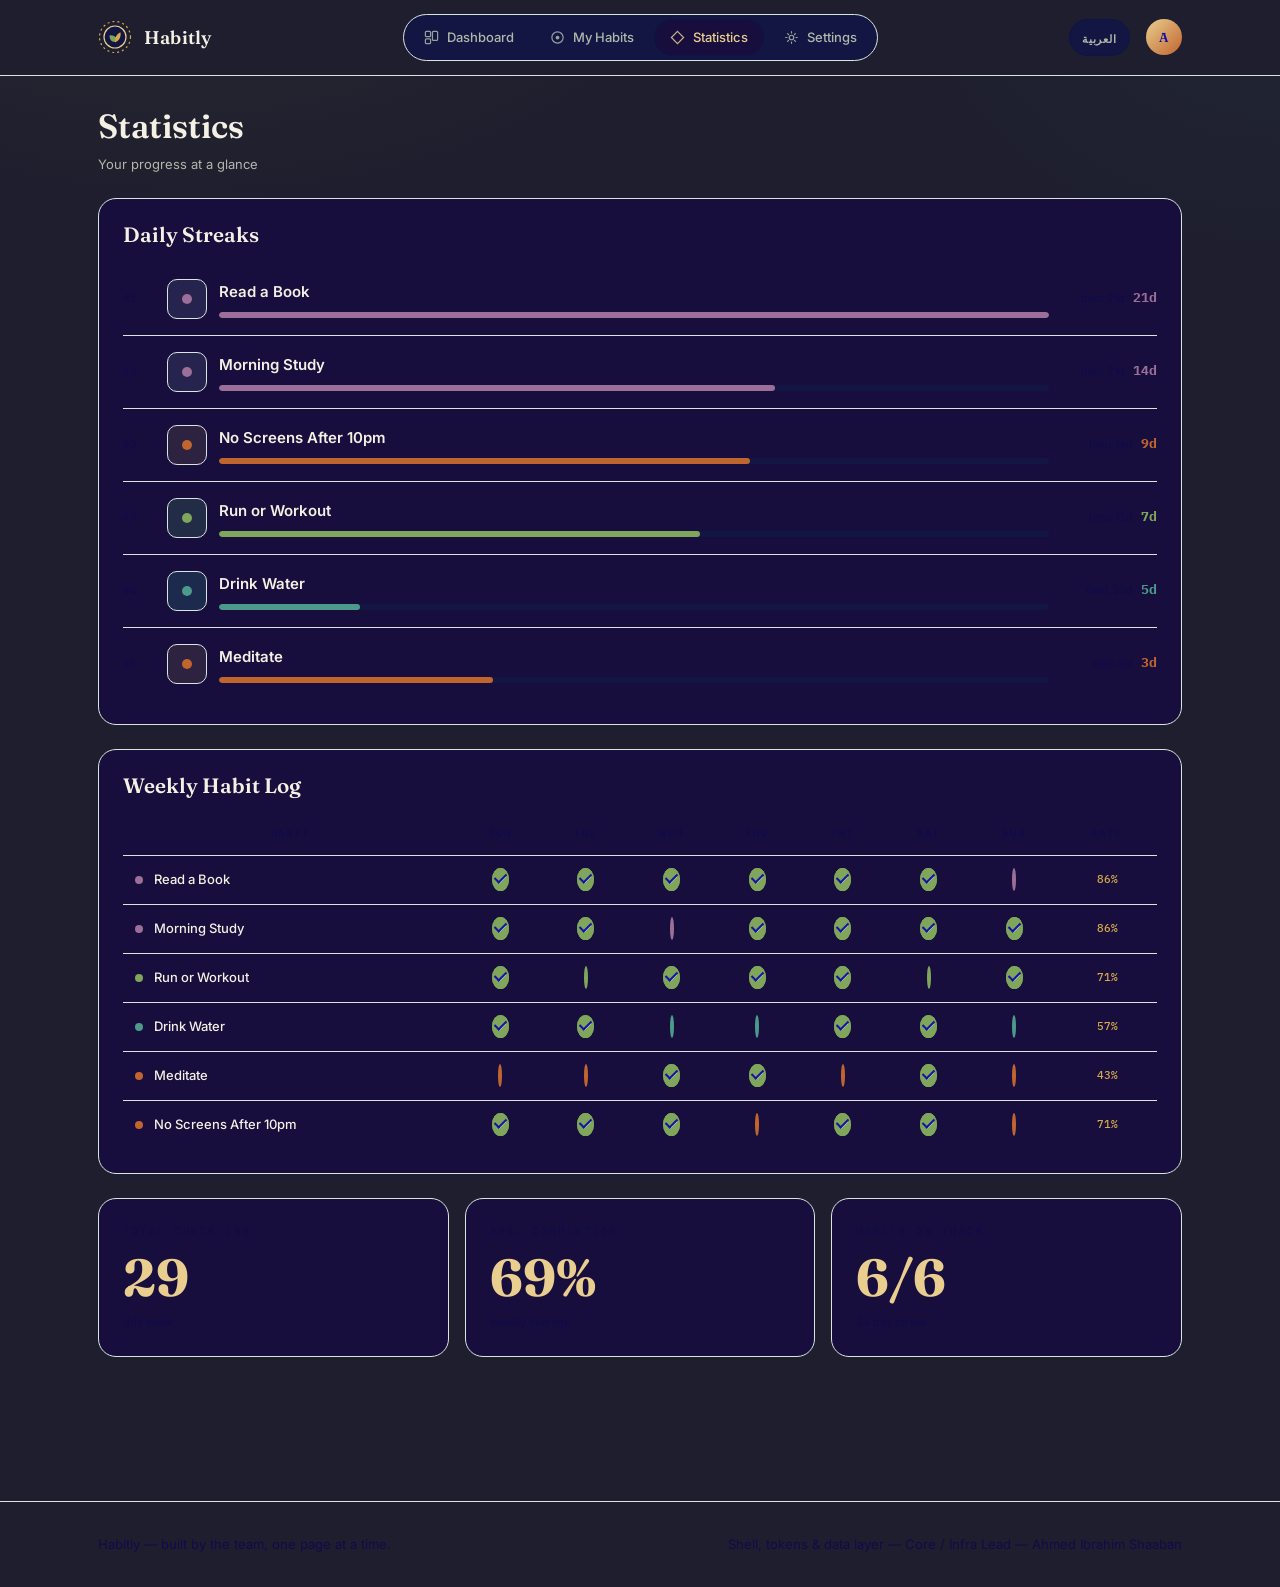
<file: stats.html>
<!doctype html>
<html lang="en">
  <head>
    <meta charset="UTF-8" />
    <meta name="viewport" content="width=device-width, initial-scale=1.0" />
    <title>Statistics — Habitly</title>
    <link
      rel="icon"
      href="data:image/svg+xml,%3Csvg xmlns=%27http://www.w3.org/2000/svg%27 viewBox=%270 0 34 34%27%3E%3Ccircle cx=%2717%27 cy=%2717%27 r=%2716%27 fill=%27%231B2420%27/%3E%3Ccircle cx=%2717%27 cy=%2717%27 r=%2711%27 fill=%27%23202B25%27 stroke=%27%23E9CE8F%27 stroke-width=%271.2%27/%3E%3Cpath d=%27M17 22c-3.5 0-5.5-2.5-5.5-6.2 0-.3.2-.5.5-.5 3.9 0 6.7 1.6 7.8 4.2.2.5-.1 1-.6 1.1-.7.2-1.4.3-2.2.4Z%27 fill=%27%237FA65B%27/%3E%3Cpath d=%27M17 22c0-4.8 1.6-8 5-9.4.3-.1.6.1.6.4.4 4.4-1.6 7.7-5.1 9.2-.3.1-.5-.1-.5-.2Z%27 fill=%27%23D6A94B%27/%3E%3C/svg%3E"
    />
    <link rel="stylesheet" href="tokens.css" />
    <link rel="stylesheet" href="components.css" />
    <link rel="stylesheet" href="stats.css" />
  </head>
  <body>
    <!-- ================= Shared header — identical markup on every page ================= -->
    <header class="site-header">
      <div class="container site-header__inner">
        <a href="index.html" class="brand">
          <svg
            class="brand__mark"
            viewBox="0 0 34 34"
            fill="none"
            xmlns="http://www.w3.org/2000/svg"
          >
            <circle
              cx="17"
              cy="17"
              r="15.5"
              stroke="var(--color-gold)"
              stroke-width="1.2"
              stroke-dasharray="2 3"
            />
            <circle
              cx="17"
              cy="17"
              r="11"
              fill="var(--color-bg-elevated)"
              stroke="var(--color-gold-soft)"
              stroke-width="1.2"
            />
            <path
              d="M17 22c-3.5 0-5.5-2.5-5.5-6.2 0-.3.2-.5.5-.5 3.9 0 6.7 1.6 7.8 4.2.2.5-.1 1-.6 1.1-.7.2-1.4.3-2.2.4Z"
              fill="var(--color-sage)"
            />
            <path
              d="M17 22c0-4.8 1.6-8 5-9.4.3-.1.6.1.6.4.4 4.4-1.6 7.7-5.1 9.2-.3.1-.5-.1-.5-.2Z"
              fill="var(--color-gold)"
            />
          </svg>
          <span class="brand__name">Habitly</span>
        </a>

        <nav class="nav" aria-label="Primary">
          <a href="dashboard.html" class="nav__link">
            <svg class="nav__link-icon" viewBox="0 0 16 16" fill="none">
              <rect
                x="1.5"
                y="1.5"
                width="5.5"
                height="5.5"
                rx="1"
                stroke="currentColor"
                stroke-width="1.3"
              />
              <rect
                x="9"
                y="1.5"
                width="5.5"
                height="9.5"
                rx="1"
                stroke="currentColor"
                stroke-width="1.3"
              />
              <rect
                x="1.5"
                y="9.5"
                width="5.5"
                height="5"
                rx="1"
                stroke="currentColor"
                stroke-width="1.3"
              />
            </svg>
            <span class="nav__link-label" data-i18n="nav.dashboard"
              >Dashboard</span
            >
          </a>
          <a href="habits.html" class="nav__link">
            <svg class="nav__link-icon" viewBox="0 0 16 16" fill="none">
              <circle
                cx="8"
                cy="8"
                r="6"
                stroke="currentColor"
                stroke-width="1.3"
              />
              <circle cx="8" cy="8" r="2" fill="currentColor" />
            </svg>
            <span class="nav__link-label" data-i18n="nav.habits"
              >My Habits</span
            >
          </a>
          <a href="stats.html" class="nav__link">
            <svg class="nav__link-icon" viewBox="0 0 16 16" fill="none">
              <path
                d="M8 1.5 14.5 8 8 14.5 1.5 8Z"
                stroke="currentColor"
                stroke-width="1.3"
              />
            </svg>
            <span class="nav__link-label" data-i18n="nav.stats"
              >Statistics</span
            >
          </a>
          <a href="settings.html" class="nav__link">
            <svg class="nav__link-icon" viewBox="0 0 16 16" fill="none">
              <circle
                cx="8"
                cy="8"
                r="2.4"
                stroke="currentColor"
                stroke-width="1.3"
              />
              <path
                d="M8 1.8v1.4M8 12.8v1.4M14.2 8h-1.4M3.2 8H1.8M12.2 3.8l-1 1M4.8 11.2l-1 1M12.2 12.2l-1-1M4.8 4.8l-1-1"
                stroke="currentColor"
                stroke-width="1.3"
                stroke-linecap="round"
              />
            </svg>
            <span class="nav__link-label" data-i18n="nav.settings"
              >Settings</span
            >
          </a>
        </nav>

        <div class="header-actions">
          <button type="button" class="lang-toggle" data-i18n="lang.toggle">
            العربية
          </button>
          <div class="avatar">A</div>
        </div>
      </div>
    </header>
    <!-- ================= /Shared header ================= -->
    <main class="container stats-page">
      <!-- Page Header -->
      <section class="stats-header">
        <h1>Statistics</h1>
        <p>Your progress at a glance</p>
      </section>

      <!-- ================= Daily Streaks ================= -->
      <section class="card stats-section">
        <div class="stats-section__header">
          <h2>Daily Streaks</h2>
        </div>

        <div id="daily-streaks" class="streak-list">
          <!-- JavaScript will render habits here -->
        </div>
      </section>

      <!-- ================= Weekly Habit Log ================= -->
      <section class="card stats-section">
        <div class="stats-section__header">
          <h2>Weekly Habit Log</h2>
        </div>

        <div class="weekly-log-wrapper">
          <table class="weekly-log">
            <thead>
              <tr>
                <th scope="col">Habit</th>
                <th scope="col">Mon</th>
                <th scope="col">Tue</th>
                <th scope="col">Wed</th>
                <th scope="col">Thu</th>
                <th scope="col">Fri</th>
                <th scope="col">Sat</th>
                <th scope="col">Sun</th>
                <th scope="col">Rate</th>
              </tr>
            </thead>

            <tbody id="weekly-log-body">
              <!-- JavaScript will render rows here -->
            </tbody>
          </table>
        </div>
      </section>

      <!-- ================= Summary Cards ================= -->
      <section class="stats-summary">
        <article class="card summary-card">
          <p class="card__eyebrow">Total Check-ins</p>

          <strong id="total-checkins" class="summary-card__value"> 0 </strong>

          <p class="summary-card__description">this week</p>
        </article>

        <article class="card summary-card">
          <p class="card__eyebrow">Avg. Completion</p>

          <strong id="avg-completion" class="summary-card__value"> 0% </strong>

          <p class="summary-card__description">weekly average</p>
        </article>

        <article class="card summary-card">
          <p class="card__eyebrow">Habits on Track</p>

          <strong id="habits-on-track" class="summary-card__value">
            0/0
          </strong>

          <p class="summary-card__description">3+ day streak</p>
        </article>
      </section>
    </main>

    <footer class="site-footer">
      <div
        class="container"
        style="
          display: flex;
          align-items: center;
          justify-content: space-between;
          width: 100%;
          flex-wrap: wrap;
          gap: var(--space-4);
        "
      >
        <span data-i18n="footer.tagline"
          >Habitly — built by the team, one page at a time.</span
        >
        <span
          data-i18n="footer.credit"
          data-i18n-vars="coreLead:Ahmed Ibrahim Shaaban"
          >Shell, tokens &amp; data layer — Core / Infra Lead — Ahmed Ibrahim
          Shaaban</span
        >
      </div>
    </footer>

    <script src="data.js"></script>
    <script src="router.js"></script>
    <script src="i18n.js"></script>
    <script src="stats.js"></script>
  </body>
</html>
</file>
<file: tokens.css>
/* ==========================================================================
   Habitly — Design Tokens
   Owner: Core / Infra Lead — Ahmed Ibrahim Shaaban
   -----------------------------------------------------------------------
   Every color, space, radius, and type value used anywhere in the app
   should trace back to a variable defined here. No hardcoded hex values,
   px sizes, or font names in page-level stylesheets — pull from these.
   ========================================================================== */

@import url('https://fonts.googleapis.com/css2?family=Fraunces:opsz,wght@9..144,400;9..144,500;9..144,600;9..144,700&family=Inter:wght@400;500;600;700&family=IBM+Plex+Mono:wght@400;500&family=Markazi+Text:wght@500;600;700&family=Tajawal:wght@400;500;700&display=swap');

:root {
  /* ---------- Color / Surface ---------- */
  --color-bg:  rgb(30, 30, 46);
  --color-bg-elevated: #131642;
  --color-surface: #170e3d;
  --color-surface-hover: #0e5930;
  --color-border: #0c1545;
  --color-border-subtle: #dae5df;

  /* ---------- Color / Text ---------- */
  --color-text-primary: #F4F0E4;
  --color-text-secondary: #AFB9AB;
  --color-text-tertiary: #100b4a;
  --color-text-inverse: #1313a4;

  /* ---------- Color / Accent ---------- */
  --color-gold: #D6A94B;
  --color-gold-soft: #E9CE8F;
  --color-rust: #C1652F;
  --color-sage: #7FA65B;
  --color-teal: #4C9A8B;
  --color-plum: #9B6F97;

  /* ---------- Color / Semantic ---------- */
  --color-success: var(--color-sage);
  --color-warning: var(--color-gold);
  --color-danger: var(--color-rust);
  --color-info: var(--color-teal);

  /* ---------- Color / Category map ----------
     Used consistently across Dashboard, My Habits, and Statistics
     so a category reads the same color everywhere in the app. */
  --cat-mind: var(--color-plum);
  --cat-body: var(--color-sage);
  --cat-health: var(--color-teal);
  --cat-wellness: var(--color-rust);

  /* ---------- Typography ---------- */
  --font-display: 'Fraunces', 'Iowan Old Style', Georgia, serif;
  --font-body: 'Inter', -apple-system, BlinkMacSystemFont, 'Segoe UI', sans-serif;
  --font-mono: 'IBM Plex Mono', 'SFMono-Regular', Menlo, monospace;

  /* Arabic companions — swapped in under html[lang="ar"] below */
  --font-display-ar: 'Markazi Text', 'Traditional Arabic', serif;
  --font-body-ar: 'Tajawal', 'Segoe UI', sans-serif;

  --fs-2xl: clamp(2.25rem, 1.7rem + 2.2vw, 3.25rem);
  --fs-xl: clamp(1.6rem, 1.35rem + 1vw, 2.1rem);
  --fs-lg: 1.3rem;
  --fs-md: 1.0625rem;
  --fs-base: 0.9375rem;
  --fs-sm: 0.8125rem;
  --fs-xs: 0.6875rem;

  --lh-tight: 1.12;
  --lh-snug: 1.35;
  --lh-normal: 1.6;

  --tracking-wide: 0.08em;
  --tracking-wider: 0.14em;

  /* ---------- Spacing (4px base unit) ---------- */
  --space-1: 0.25rem;
  --space-2: 0.5rem;
  --space-3: 0.75rem;
  --space-4: 1rem;
  --space-5: 1.5rem;
  --space-6: 2rem;
  --space-7: 3rem;
  --space-8: 4.5rem;

  /* ---------- Radius ---------- */
  --radius-sm: 6px;
  --radius-md: 10px;
  --radius-lg: 18px;
  --radius-full: 999px;

  /* ---------- Shadow ---------- */
  --shadow-sm: 0 1px 2px rgba(0, 0, 0, 0.24);
  --shadow-md: 0 10px 28px rgba(0, 0, 0, 0.3);
  --shadow-focus: 0 0 0 3px rgba(214, 169, 75, 0.35);

  /* ---------- Motion ---------- */
  --ease-out: cubic-bezier(0.16, 1, 0.3, 1);
  --duration-fast: 120ms;
  --duration-base: 220ms;

  /* ---------- Layout ---------- */
  --container-max: 1180px;
  --header-height: 76px;
  --gutter: clamp(1.25rem, 4vw, 3rem);
}

/* ---------- Base reset ---------- */
*,
*::before,
*::after {
  box-sizing: border-box;
}

html {
  color-scheme: dark;
  -webkit-text-size-adjust: 100%;
}

body {
  margin: 0;
  background: var(--color-bg);
  background-image:
    radial-gradient(ellipse 900px 500px at 15% -10%, rgba(214, 169, 75, 0.07), transparent 60%),
    radial-gradient(ellipse 700px 500px at 100% 0%, rgba(76, 154, 139, 0.06), transparent 55%);
  background-attachment: fixed;
  color: var(--color-text-primary);
  font-family: var(--font-body);
  font-size: var(--fs-base);
  line-height: var(--lh-normal);
  -webkit-font-smoothing: antialiased;
}

h1, h2, h3, h4 {
  font-family: var(--font-display);
  line-height: var(--lh-tight);
  margin: 0;
  font-weight: 600;
}

/* Arabic mode — swap the type system, everything else (spacing, color,
   layout) stays identical since components already use logical CSS
   properties (margin-inline, padding-inline-end, etc). */
html[lang="ar"] {
  --font-display: var(--font-display-ar);
  --font-body: var(--font-body-ar);
}
html[lang="ar"] body {
  font-size: calc(var(--fs-base) + 0.0625rem); /* Arabic script reads a touch small at the same px size */
}
html[lang="ar"] h1, html[lang="ar"] h2, html[lang="ar"] h3, html[lang="ar"] h4 {
  font-weight: 700;
  line-height: var(--lh-snug);
}
html[lang="ar"] .hero__eyebrow,
html[lang="ar"] .card__eyebrow,
html[lang="ar"] .menu-card__owner,
html[lang="ar"] .placeholder-page__owner {
  font-family: var(--font-body-ar);
  letter-spacing: 0;
}

p { margin: 0; }

a { color: inherit; text-decoration: none; }

ul, ol { margin: 0; padding: 0; list-style: none; }

button, input, select {
  font-family: inherit;
  color: inherit;
}

/* Visible keyboard focus everywhere — never remove outline without replacing it */
:focus-visible {
  outline: none;
  box-shadow: var(--shadow-focus);
  border-radius: var(--radius-sm);
}

@media (prefers-reduced-motion: reduce) {
  *, *::before, *::after {
    animation-duration: 0.01ms !important;
    transition-duration: 0.01ms !important;
  }
}

.container {
  max-width: var(--container-max);
  margin-inline: auto;
  padding-inline: var(--gutter);
}

/* Page fade-in, driven by router.js adding .is-page-ready to <html> */
body {
  opacity: 0;
}
html.is-page-ready body {
  opacity: 1;
  transition: opacity var(--duration-base) var(--ease-out);
}
@media (prefers-reduced-motion: reduce) {
  body { opacity: 1; transition: none; }
}
</file>
<file: components.css>
/* ==========================================================================
   Habitly — Shared Components
   Owner: Core / Infra Lead — Ahmed Ibrahim Shaaban
   -----------------------------------------------------------------------
   Building blocks every page pulls from: nav, buttons, cards, pills,
   the progress ring, and the tally streak mark. Page-level CSS should
   compose these, not redefine them.
   ========================================================================== */

/* ---------- Site header / nav ---------- */
.site-header {
  position: sticky;
  top: 0;
  z-index: 40;
  height: var(--header-height);
  display: flex;
  align-items: center;
  background: rgb(30, 30, 46);
  backdrop-filter: blur(10px);
  border-bottom: 1px solid var(--color-border-subtle);
}

.site-header__inner {
  width: 100%;
  display: flex;
  align-items: center;
  justify-content: space-between;
  gap: var(--space-6);
}

.brand {
  display: flex;
  align-items: center;
  gap: var(--space-3);
}

.brand__mark {
  width: 34px;
  height: 34px;
  flex-shrink: 0;
}

.brand__name {
  font-family: var(--font-display);
  font-size: 1.15rem;
  font-weight: 600;
  letter-spacing: 0.01em;
}

.nav {
  display: flex;
  align-items: center;
  gap: var(--space-1);
  background: var(--color-bg-elevated);
  border: 1px solid var(--color-border-subtle);
  border-radius: var(--radius-full);
  padding: var(--space-1);
}

.nav__link {
  display: flex;
  align-items: center;
  gap: var(--space-2);
  padding: var(--space-2) var(--space-4);
  border-radius: var(--radius-full);
  font-size: var(--fs-sm);
  font-weight: 500;
  color: var(--color-text-secondary);
  transition: background var(--duration-base) var(--ease-out), color var(--duration-base) var(--ease-out);
  white-space: nowrap;
}

.nav__link:hover {
  color: var(--color-text-primary);
}

.nav__link.is-active {
  background: var(--color-surface);
  color: var(--color-gold-soft);
  box-shadow: inset 0 0 0 1px var(--color-border);
}

.nav__link-icon {
  width: 15px;
  height: 15px;
  opacity: 0.85;
}

.header-actions {
  display: flex;
  align-items: center;
  gap: var(--space-4);
}

/* ---------- Language toggle ---------- */
.lang-toggle {
  display: inline-flex;
  align-items: center;
  justify-content: center;
  min-width: 46px;
  padding: var(--space-2) var(--space-3);
  border-radius: var(--radius-full);
  border: 1px solid var(--color-border);
  background: var(--color-bg-elevated);
  color: var(--color-text-secondary);
  font-family: var(--font-mono);
  font-size: var(--fs-xs);
  font-weight: 600;
  letter-spacing: var(--tracking-wide);
  cursor: pointer;
  transition: border-color var(--duration-base) var(--ease-out),
              color var(--duration-base) var(--ease-out);
}
.lang-toggle:hover {
  border-color: var(--color-gold);
  color: var(--color-gold-soft);
}
html[lang="ar"] .lang-toggle {
  font-family: var(--font-body);
}

.avatar {
  width: 36px;
  height: 36px;
  border-radius: var(--radius-full);
  display: flex;
  align-items: center;
  justify-content: center;
  font-family: var(--font-display);
  font-weight: 600;
  font-size: var(--fs-sm);
  color: var(--color-text-inverse);
  background: linear-gradient(135deg, var(--color-gold-soft), var(--color-rust));
}

/* Mobile nav collapses to icon-only pills; labels hide under 720px */
@media (max-width: 720px) {
  .nav__link-label { display: none; }
  .nav__link { padding: var(--space-2) var(--space-3); }
}

/* ---------- Buttons ---------- */
.btn {
  display: inline-flex;
  align-items: center;
  justify-content: center;
  gap: var(--space-2);
  padding: var(--space-3) var(--space-5);
  border-radius: var(--radius-full);
  font-size: var(--fs-sm);
  font-weight: 600;
  border: 1px solid transparent;
  cursor: pointer;
  transition: transform var(--duration-fast) var(--ease-out),
              background var(--duration-base) var(--ease-out),
              border-color var(--duration-base) var(--ease-out);
}

.btn:active { transform: scale(0.97); }

.btn--primary {
  background: var(--color-gold);
  color: var(--color-text-inverse);
}
.btn--primary:hover { background: var(--color-gold-soft); }

.btn--ghost {
  background: transparent;
  border-color: var(--color-border);
  color: var(--color-text-secondary);
}
.btn--ghost:hover {
  border-color: var(--color-gold);
  color: var(--color-text-primary);
}

/* ---------- Card ---------- */
.card {
  background: var(--color-surface);
  border: 1px solid var(--color-border-subtle);
  border-radius: var(--radius-lg);
  padding: var(--space-5);
}

.card--elevated {
  box-shadow: var(--shadow-md);
}

.card__eyebrow {
  font-family: var(--font-mono);
  font-size: var(--fs-xs);
  letter-spacing: var(--tracking-wider);
  text-transform: uppercase;
  color: var(--color-text-tertiary);
}

/* ---------- Pill / Badge ---------- */
.pill {
  display: inline-flex;
  align-items: center;
  padding: var(--space-1) var(--space-3);
  border-radius: var(--radius-full);
  font-size: var(--fs-xs);
  font-weight: 600;
  letter-spacing: 0.02em;
  border: 1px solid var(--color-border);
  color: var(--color-text-secondary);
  background: var(--color-bg-elevated);
}

.pill--active {
  background: rgba(214, 169, 75, 0.14);
  border-color: var(--color-gold);
  color: var(--color-gold-soft);
}

.badge {
  display: inline-flex;
  align-items: center;
  padding: 3px var(--space-2);
  border-radius: var(--radius-sm);
  font-family: var(--font-mono);
  font-size: var(--fs-xs);
  font-weight: 500;
  background: var(--color-bg-elevated);
  color: var(--color-text-secondary);
  border: 1px solid var(--color-border-subtle);
}

/* Category dot — pairs with --cat-* tokens, e.g. style="--dot-color: var(--cat-mind)" */
.cat-dot {
  width: 8px;
  height: 8px;
  border-radius: 50%;
  background: var(--dot-color, var(--color-text-tertiary));
  display: inline-block;
}

/* ---------- Progress ring (signature element) ----------
   A stamped "wax seal" ring: conic-gradient arc + dotted outer rim.
   Usage: <div class="seal" style="--pct: 62; --seal-color: var(--color-gold)">
            <div class="seal__inner">62%</div>
          </div> */
.seal {
  --pct: 0;
  --seal-color: var(--color-gold);
  position: relative;
  width: 84px;
  height: 84px;
  border-radius: 50%;
  display: flex;
  align-items: center;
  justify-content: center;
  background:
    radial-gradient(circle, var(--color-bg-elevated) 0 62%, transparent 63%),
    conic-gradient(var(--seal-color) calc(var(--pct) * 1%), var(--color-border-subtle) 0);
}

.seal::before {
  content: '';
  position: absolute;
  inset: -5px;
  border-radius: 50%;
  border: 1px dashed var(--color-border);
  opacity: 0.6;
}

.seal__inner {
  font-family: var(--font-display);
  font-weight: 600;
  font-size: 1.15rem;
  color: var(--color-text-primary);
}

/* ---------- Tally streak ----------
   Days render as ledger tally marks, grouped in 5s like a hand-kept
   streak count. Filled marks use the habit's category/accent color. */
.tally {
  display: flex;
  align-items: flex-end;
  gap: 3px;
  height: 14px;
}

.tally__mark {
  width: 2px;
  height: 100%;
  background: var(--color-border);
  border-radius: 1px;
}

.tally__mark.is-filled {
  background: var(--mark-color, var(--color-gold));
}

.tally__group {
  display: flex;
  gap: 3px;
  padding-inline-end: 5px;
  border-inline-end: 1px solid var(--color-border-subtle);
}

.tally__group:last-child {
  border-inline-end: none;
  padding-inline-end: 0;
}

/* ---------- Ledger row ----------
   A single-line list row with a hairline rule, used for habit lists,
   log tables, and settings rows across pages. */
.ledger-row {
  display: flex;
  align-items: center;
  gap: var(--space-4);
  padding-block: var(--space-4);
  border-bottom: 1px solid var(--color-border-subtle);
}

.ledger-row:last-child { border-bottom: none; }

.ledger-row__icon {
  width: 40px;
  height: 40px;
  border-radius: var(--radius-md);
  display: flex;
  align-items: center;
  justify-content: center;
  flex-shrink: 0;
  background: var(--icon-bg, var(--color-bg-elevated));
  color: var(--icon-color, var(--color-text-primary));
}

.ledger-row__body { flex: 1; min-width: 0; }

.ledger-row__title {
  font-weight: 600;
  font-size: var(--fs-md);
}

.ledger-row__meta {
  margin-top: 2px;
  font-size: var(--fs-sm);
  color: var(--color-text-tertiary);
  display: flex;
  align-items: center;
  gap: var(--space-2);
}

/* ---------- Checkbox ring ---------- */
.check-ring {
  width: 30px;
  height: 30px;
  border-radius: 50%;
  border: 2px solid var(--ring-color, var(--color-border));
  background: transparent;
  cursor: pointer;
  flex-shrink: 0;
  transition: background var(--duration-base) var(--ease-out);
}

.check-ring.is-done {
  background: var(--color-sage);
  border-color: var(--color-sage);
  position: relative;
}

.check-ring.is-done::after {
  content: '';
  position: absolute;
  inset: 0;
  margin: auto;
  width: 7px;
  height: 12px;
  border-right: 2px solid var(--color-text-inverse);
  border-bottom: 2px solid var(--color-text-inverse);
  transform: translateY(-2px) rotate(45deg);
}

/* ---------- Empty / placeholder state ----------
   Shared shell for pages that are still under construction by another
   team member — keeps the app looking finished while work is in flight. */
.placeholder-page {
  display: flex;
  flex-direction: column;
  align-items: center;
  justify-content: center;
  text-align: center;
  gap: var(--space-3);
  min-height: 46vh;
  border: 1px dashed var(--color-border);
  border-radius: var(--radius-lg);
  padding: var(--space-7);
  color: var(--color-text-secondary);
}

.placeholder-page__owner {
  font-family: var(--font-mono);
  font-size: var(--fs-xs);
  letter-spacing: var(--tracking-wider);
  text-transform: uppercase;
  color: var(--color-text-tertiary);
}

/* ---------- Footer ---------- */
.site-footer {
  border-top: 1px solid var(--color-border-subtle);
  padding-block: var(--space-6);
  margin-top: var(--space-8);
  color: var(--color-text-tertiary);
  font-size: var(--fs-sm);
  display: flex;
  align-items: center;
  justify-content: space-between;
  gap: var(--space-4);
  flex-wrap: wrap;
}
</file>
<file: dashboard.css>
/* ==========================================================================
   Habitly — Dashboard page styles
   Owner: Dalia Samy Abdelaziz
   -----------------------------------------------------------------------
   Build this page look here. Pull colors, spacing, radii, and type
   from tokens.css — no hardcoded values (see Rules of Engagement).
   Compose from components.css (.card, .pill, .seal, .tally, .ledger-row,
   .check-ring) before inventing a new pattern.
   ========================================================================== */
 body{
    background-color: rgb(30, 30, 46);
    color: white;
}
header{
    margin-top: 10px;
    display: flex;
    justify-content: space-between;
    align-items: center;
}
.pages a{
    color:rgb(91, 85, 85); 
    text-decoration: none;
    font-size: 20px;
}
.pages:hover{
    color:lawngreen;
    border:2px solid ;
    border-color:rgb(129, 252, 7) ;
    border-radius: 10px;
    font-size: 20px;
    padding: 5px;
}
.habit{
    display: flex;
    justify-content: space-between;
    align-items: center;
    gap:5px;
    border-radius: 10px;
}
   .cards {
    margin-top: 45px;
    margin-left: 10px;
    margin-right: 10px;
}

.stat-card {
    min-height: 155px;
    padding: 25px;
    background-color: #1d1a3d;
    border: 1px solid #302c52;
    border-radius: 20px;
    color: white;
}

.stat-card h6 {
    color: #8580ae;
    font-size: 12px;
    letter-spacing: 1px;
    margin-bottom: 15px;
}

.stat-card h2 {
    margin: 0;
    font-size: 36px;
}

.stat-card small {
    color: #8580ae;
}

.stat-card p {
    color: #8580ae;
}
.h2 {
    color: #55d9ff;
}

.h {
    color: #f76fa5;
}

.h-2 {
    color: #9b7cff;
}
.progress-wrapper {
    display: flex;
    align-items: center;
    gap: 20px;
}

.progress-circle {
    width: 90px;
    height: 90px;
    border-radius: 50%;

    display: flex;
    align-items: center;
    justify-content: center;

    background:
        radial-gradient(circle, #1d1a3d 58%, transparent 59%),
        conic-gradient(
            #b5ff3d 0deg 120deg,
            #302c52 120deg 360deg
        );
}

.progress-circle span {
    color: #b5ff3d;
    font-weight: bold;
    font-size: 18px;
}
.section-card {
    background-color: #1d1a3d;
    border: 1px solid #302c52;
    border-radius: 22px;
    padding: 30px;
    margin-left: 15px;
    margin-top: 10px;
}
.section-title {
    display: flex;
    justify-content: space-between;
    align-items: center;

    margin-bottom: 25px;
}

.section-title h3 {
    margin: 0;
    font-family: Georgia, serif;
}

.section-title h3 span {
    color: #8580ae;
    font-size: 14px;
}

.section-title a {
    color: #8580ae;
    text-decoration: none;
    font-size: 13px;
}
.tasks {
    display: flex;
    justify-content: space-between;
    align-items: center;

    padding: 18px 20px;

    margin-bottom: 12px;

    background-color: #201d40;
    border: 1px solid #302c52;
    border-radius: 17px;
}
.task-info {
    display: flex;
    align-items: center;
    gap: 15px;
}

.task-info h4 {
    margin: 0;
    color: white;
    font-size: 16px;
}

.task-info h5 {
    margin: 5px 0 0;
    font-size: 12px;
}
.task-icon {
    width: 44px;
    height: 44px;

    border-radius: 10px;

    display: flex;
    align-items: center;
    justify-content: center;

    font-size: 20px;
}
.blue-icon {
    background-color: #20344f;
    color: #55d9ff;
}

.green-icon {
    background-color: #1d3b38;
    color: #36dca0;
}

.pink-icon {
    background-color: #40263e;
    color: #f76fa5;
}

.purple-icon {
    background-color: #393040;
    color: #c18cff;
}
.habit-circle {
    width: 36px;
    height: 36px;

    border-radius: 50%;

    border: 2px solid;
}
.blue {
    border-color: #55d9ff;
}

.green {
    border-color: #36dca0;
}

.pink {
    border-color: #f76fa5;
}

.purple {
    border-color: #c18cff;
}
.logo-icon {
    width: 40px;
    height: 40px;

    border-radius: 10px;

    background: #b5ff3d;
    color: #16132e;

    display: flex;
    align-items: center;
    justify-content: center;
}
.week-days {
    display: flex;
    justify-content: space-between;
    align-items: flex-end;
    margin-top: 20px;
    gap: 8px;
}

.day {
    text-align: center;
    flex: 1;
}

.day > span {
    display: block;
    font-size: 12px;
    color: #77749d;
    margin-bottom: 10px;
}

.day-box {
    height: 64px;
    width: 100%;
    max-width: 44px;
    margin: auto;

    background: #4a4385;
    border-radius: 8px;

    display: flex;
    justify-content: center;
    align-items: flex-end;

    padding-bottom: 7px;

    position: relative;
    overflow: hidden;
}

.day-box::before {
    content: "";
    position: absolute;
    top: 0;
    left: 0;
    width: 100%;
    height: 43%;

    background: #292443;
}

.day-box small {
    position: relative;
    z-index: 2;
    color: #8580b3;
    font-size: 12px;
}

/* اليوم الحالي */
.today > span {
    color: #aaff38;
    font-weight: bold;
}

.today .day-box {
    border: 1px solid #aaff38;
    background: #52623d;
}

.today .day-box::before {
    background: #292443;
}

.today .day-box small {
    color: #aaff38;
}


.today i {
    display: block;
    width: 5px;
    height: 5px;
    background: #aaff38;
    border-radius: 50%;
    margin: 8px auto 0;
}
.completed-bycategory {
    background-color: #1d1a3d;
    border: 1px solid #302c52;
    border-radius: 22px;
    padding: 30px;
    margin-left: 15px;
    margin-top: 10px;
}
/* ===== Recommendations ===== */


.rec-toggle {
  cursor: pointer;
  transition: background-color 160ms ease, transform 120ms ease;
  position: relative;
}

.rec-toggle:active {
  transform: scale(0.9);
}

.rec-toggle.blue.rec-toggle--added   { background-color: #55d9ff; }
.rec-toggle.green.rec-toggle--added  { background-color: #36dca0; }
.rec-toggle.pink.rec-toggle--added   { background-color: #f76fa5; }
.rec-toggle.purple.rec-toggle--added { background-color: #c18cff; }

.rec-toggle--added::after {
  content: "✓";
  position: absolute;
  inset: 0;
  display: flex;
  align-items: center;
  justify-content: center;
  font-size: 16px;
  font-weight: bold;
  color: #1d1a3d;
}
</file>
<file: habits.css>
/* ==========================================================================
   Habitly — Habits page styles
   Owner: Nahla Yasser Arafat Abdelhay
   -----------------------------------------------------------------------
   Build this page look here. Pull colors, spacing, radii, and type
   from tokens.css — no hardcoded values (see Rules of Engagement).
   Compose from components.css (.card, .pill, .seal, .tally, .ledger-row,
   .check-ring) before inventing a new pattern.
   ========================================================================== */

.habits-page {
  padding-block: var(--space-6) var(--space-8);
}

.habits-page h1 {
  font-size: var(--fs-xl);
  margin-bottom: var(--space-1);
}

.sub {
  color: var(--color-text-secondary);
  margin-bottom: var(--space-6);
}

.group-title {
  color: var(--color-gold-soft);
  font-size: var(--fs-sm);
  margin: var(--space-5) 0 var(--space-3);
}

.habit {
  display: flex;
  align-items: center;
  gap: var(--space-4);
  background: var(--color-surface);
  border: 1px solid var(--color-border);
  border-radius: var(--radius-lg);
  padding: var(--space-4) var(--space-5);
  margin-bottom: var(--space-3);
}

.habit.done {
  border-color: var(--color-sage);
}

.habit-icon {
  width: 52px;
  height: 52px;
  border-radius: var(--radius-md);
  background: var(--color-bg-elevated);
  display: flex;
  justify-content: center;
  align-items: center;
  font-size: var(--fs-lg);
  color: var(--color-gold);
}

.habit-content {
  flex: 1;
}

.habit-title {
  display: flex;
  align-items: center;
  gap: var(--space-2);
  margin-bottom: var(--space-2);
}

.habit-title h4 {
  font-size: var(--fs-md);
}

.duration {
  background: var(--color-bg-elevated);
  color: var(--color-teal);
  padding: var(--space-1) var(--space-2);
  border-radius: var(--radius-sm);
  font-size: var(--fs-xs);
  font-weight: 600;
}

.category {
  color: var(--color-text-secondary);
  font-size: var(--fs-xs);
}

.progress {
  display: flex;
  gap: var(--space-1);
  margin-bottom: var(--space-2);
}

.dot {
  width: var(--space-1);
  height: var(--space-1);
  border-radius: var(--radius-full);
  background: var(--color-gold);
}

.info {
  color: var(--color-text-tertiary);
  font-size: var(--fs-xs);
}

.check {
  width: 30px;
  height: 30px;
  border-radius: var(--radius-full);
  border: 2px solid var(--color-border);
  background: transparent;
  cursor: pointer;
}

.habit.done .check {
  background: var(--color-sage);
  border-color: var(--color-sage);
  color: var(--color-text-inverse);
}
</file>
<file: settings.css>
/* ==========================================================================
   Habitly — Settings page styles
   Owner: Manal Ezzat Ahmed Gad
   -----------------------------------------------------------------------
   Build this page look here. Pull colors, spacing, radii, and type
   from tokens.css — no hardcoded values (see Rules of Engagement).
   Compose from components.css (.card, .pill, .seal, .tally, .ledger-row,
   .check-ring) before inventing a new pattern.
   ========================================================================== */
.settings-page {
  max-width: 640px;
}

.settings-stack {
  display: flex;
  flex-direction: column;
  gap: var(--space-4, 16px);
}

.settings-panel {
  background: var(--color-bg-elevated, #1a1a1c);
  border: 1px solid var(--color-border, #2c2c2e);
  border-radius: var(--radius-lg, 16px);
  padding: var(--space-5, 24px);
  box-shadow: var(--shadow-card, 0 4px 16px rgba(0, 0, 0, 0.25));
}

.settings-panel__row {
  display: flex;
  align-items: center;
  justify-content: space-between;
  gap: var(--space-4, 16px);
}

.settings-panel__title {
  margin: 0 0 var(--space-1, 4px);
  font-size: var(--fs-lg, 18px);
  font-weight: 600;
}

.settings-panel__row .settings-panel__title {
  margin-bottom: 0;
}

.settings-panel__desc {
  margin: 0 0 var(--space-4, 16px);
  color: var(--color-text-secondary, #a1a1aa);
  font-size: var(--fs-sm, 14px);
  line-height: 1.6;
}

.settings-panel__row .settings-panel__desc {
  margin-bottom: 0;
}

.settings-panel--danger {
  border-color: color-mix(in srgb, var(--color-danger, #ef4444) 35%, var(--color-border, #2c2c2e));
}

/* ===== User Profile ===== */
.profile-block {
  display: flex;
  flex-direction: column;
  align-items: center;
  gap: var(--space-4, 16px);
  padding-bottom: var(--space-5, 24px);
  margin-bottom: var(--space-5, 24px);
  border-bottom: 1px solid var(--color-border, #2c2c2e);
}

.avatar-picker {
  display: flex;
  flex-direction: column;
  align-items: center;
  gap: var(--space-3, 12px);
}

.avatar-display {
  width: 76px;
  height: 76px;
  border-radius: 50%;
  background: color-mix(in srgb, var(--color-gold, #e9ce8f) 15%, transparent);
  border: 2px solid var(--color-gold, #e9ce8f);
  display: flex;
  align-items: center;
  justify-content: center;
  font-size: 36px;
}

.avatar-options {
  display: flex;
  flex-wrap: wrap;
  justify-content: center;
  gap: var(--space-2, 8px);
}

.avatar-options button {
  width: 36px;
  height: 36px;
  border-radius: 50%;
  border: 1px solid var(--color-border, #2c2c2e);
  background: var(--color-bg, #0f0f10);
  font-size: var(--fs-md, 16px);
  cursor: pointer;
  transition: transform 120ms ease, border-color 120ms ease;
}

.avatar-options button:hover {
  transform: translateY(-2px);
}

.avatar-options button.is-selected {
  border-color: var(--color-gold, #e9ce8f);
  box-shadow: 0 0 0 2px color-mix(in srgb, var(--color-gold, #e9ce8f) 25%, transparent);
}

.profile-field {
  width: 100%;
  max-width: 280px;
  display: flex;
  flex-direction: column;
  gap: var(--space-2, 8px);
}

.profile-field label {
  font-size: var(--fs-sm, 14px);
  color: var(--color-text-secondary, #a1a1aa);
}

.profile-field input {
  background: var(--color-bg, #0f0f10);
  border: 1px solid var(--color-border, #2c2c2e);
  border-radius: var(--radius-md, 10px);
  padding: var(--space-3, 12px) var(--space-4, 16px);
  color: var(--color-text-primary, #f4f4f5);
  font-family: inherit;
  font-size: var(--fs-md, 16px);
}

.profile-field input:focus {
  outline: 2px solid var(--color-gold, #e9ce8f);
  outline-offset: 1px;
}

.profile-actions {
  display: flex;
  align-items: center;
  gap: var(--space-3, 12px);
}

.profile-stats {
  display: grid;
  grid-template-columns: 1fr 1fr;
  gap: var(--space-3, 12px);
}

.profile-stat {
  background: var(--color-bg, #0f0f10);
  border: 1px solid var(--color-border, #2c2c2e);
  border-radius: var(--radius-md, 10px);
  padding: var(--space-4, 16px);
  display: flex;
  flex-direction: column;
  gap: var(--space-1, 4px);
}

.profile-stat--accent {
  border-color: var(--color-gold, #e9ce8f);
  background: color-mix(in srgb, var(--color-gold, #e9ce8f) 8%, transparent);
}

.profile-stat__value {
  font-size: var(--fs-xl, 24px);
  font-weight: 700;
}

.profile-stat__label {
  font-size: var(--fs-xs, 12px);
  color: var(--color-text-secondary, #a1a1aa);
}

/* ===== Theme switch ===== */
.theme-switch {
  position: relative;
  width: 56px;
  height: 30px;
  padding: 3px;
  border-radius: var(--radius-full, 999px);
  border: 1px solid var(--color-border, #2c2c2e);
  background: var(--color-bg, #0f0f10);
  cursor: pointer;
  flex-shrink: 0;
  transition: background 180ms ease;
}

.theme-switch__thumb {
  position: absolute;
  top: 3px;
  left: 3px;
  width: 22px;
  height: 22px;
  border-radius: 50%;
  background: var(--color-text-secondary, #a1a1aa);
  transition: transform 180ms ease, background 180ms ease;
}

.theme-switch[aria-pressed="true"] .theme-switch__thumb {
  transform: translateX(26px);
  background: var(--color-gold, #e9ce8f);
}

.theme-switch__icon {
  position: absolute;
  top: 50%;
  transform: translateY(-50%);
  width: 14px;
  height: 14px;
  color: var(--color-text-tertiary, #6b6b70);
  pointer-events: none;
}

.theme-switch__icon--sun { left: 6px; }
.theme-switch__icon--moon { right: 6px; }

/* ===== Buttons ===== */
.settings-panel__actions {
  display: flex;
  flex-wrap: wrap;
  gap: var(--space-3, 12px);
}

.btn {
  display: inline-flex;
  align-items: center;
  gap: var(--space-2, 8px);
  border: none;
  border-radius: var(--radius-md, 10px);
  padding: var(--space-3, 12px) var(--space-4, 16px);
  font-family: inherit;
  font-size: var(--fs-sm, 14px);
  font-weight: 600;
  cursor: pointer;
  transition: transform 180ms ease, opacity 180ms ease;
}

.btn:hover {
  transform: translateY(-1px);
}

.btn--primary {
  background: var(--color-gold, #e9ce8f);
  color: var(--color-bg, #0f0f10);
}

.btn--ghost {
  background: transparent;
  color: var(--color-text-primary, #f4f4f5);
  border: 1px solid var(--color-border, #2c2c2e);
}

.btn--danger {
  background: color-mix(in srgb, var(--color-danger, #ef4444) 14%, transparent);
  color: var(--color-danger, #ef4444);
  border: 1px solid var(--color-danger, #ef4444);
}

.btn__sub {
  font-size: var(--fs-xs, 12px);
  opacity: 0.7;
  font-weight: 500;
}

.settings-status,
.save-status {
  margin: var(--space-3, 12px) 0 0;
  font-size: var(--fs-sm, 14px);
  color: var(--color-sage, #7fa65b);
  min-height: 1.2em;
}

.settings-status.is-error,
.save-status.is-error {
  color: var(--color-danger, #ef4444);
}

/* ===== Modal ===== */
.modal-overlay {
  position: fixed;
  inset: 0;
  background: rgba(0, 0, 0, 0.6);
  display: flex;
  align-items: center;
  justify-content: center;
  padding: var(--space-4, 16px);
  z-index: 50;
}

.modal-overlay[hidden] {
  display: none !important;
}

.modal {
  background: var(--color-bg-elevated, #1a1a1c);
  border: 1px solid var(--color-border, #2c2c2e);
  border-radius: var(--radius-lg, 16px);
  padding: var(--space-5, 24px);
  max-width: 380px;
  width: 100%;
}

.modal h3 {
  margin: 0 0 var(--space-2, 8px);
  font-size: var(--fs-lg, 18px);
}

.modal p {
  margin: 0 0 var(--space-4, 16px);
  color: var(--color-text-secondary, #a1a1aa);
  font-size: var(--fs-sm, 14px);
  line-height: 1.6;
}

.modal__actions {
  display: flex;
  justify-content: flex-end;
  gap: var(--space-3, 12px);
}

@media (max-width: 780px) {
  .settings-page {
    max-width: 100%;
  }
}

@media (max-width: 480px) {
  .settings-panel__actions {
    flex-direction: column;
  }
  .settings-panel__actions .btn {
    justify-content: center;
  }
  .settings-panel__row {
    flex-wrap: wrap;
  }
  .profile-stats {
    grid-template-columns: 1fr;
  }
}
</file>
<file: stats.css>
/* =========================================================
   Habitly — Statistics page
   Owner: Basmala Hassan Abdallah
   ========================================================= */


/* ================= Page ================= */

.stats-page {
    padding-block: var(--space-6) var(--space-8);
}

.stats-header {
    margin-bottom: var(--space-5);
}

.stats-header h1 {
    font-size: var(--fs-xl);
    margin-bottom: var(--space-2);
}

.stats-header p {
    color: var(--color-text-secondary);
    font-size: var(--fs-sm);
}


/* ================= Sections ================= */

.stats-section {
    margin-bottom: var(--space-5);
}

.stats-section__header {
    display: flex;
    align-items: center;
    justify-content: space-between;
    margin-bottom: var(--space-4);
}

.stats-section__header h2 {
    font-size: var(--fs-lg);
}


/* ================= Daily Streaks ================= */

.streak-list {
    display: flex;
    flex-direction: column;
}

.streak-list .ledger-row {
    display: grid;
    grid-template-columns: auto auto 1fr auto;
    align-items: center;
    gap: var(--space-3);
}

.streak-rank {
    width: 2rem;
    color: var(--color-text-tertiary);
    font-family: var(--font-mono);
    font-size: var(--fs-xs);
}

.streak-list .ledger-row__icon {
    width: 2.5rem;
    height: 2.5rem;
    display: grid;
    place-items: center;

    background: var(--icon-bg);
    border: 1px solid var(--color-border-subtle);
    border-radius: var(--radius-md);
}

.streak-list .cat-dot {
    width: 0.65rem;
    height: 0.65rem;
    border-radius: var(--radius-full);
    background: var(--dot-color);
}

.streak-list .ledger-row__body {
    min-width: 0;
}

.streak-list .ledger-row__title {
    margin-bottom: var(--space-2);
    font-size: var(--fs-base);
    font-weight: 600;
}

.streak-progress {
    width: 100%;
    height: 0.4rem;
    overflow: hidden;
    background: var(--color-bg-elevated);
    border-radius: var(--radius-full);
}

.streak-progress__bar {
    height: 100%;
    background: var(--progress-color);
    border-radius: inherit;
    transition:
        width var(--duration-base) var(--ease-out);
}

.streak-value {
    min-width: 6rem;
    display: flex;
    align-items: center;
    justify-content: flex-end;
    gap: var(--space-2);
}

.streak-value strong {
    font-family: var(--font-mono);
    font-size: var(--fs-sm);
}

.streak-value__best {
    color: var(--color-text-tertiary);
    font-size: var(--fs-xs);
}


/* ================= Weekly Habit Log ================= */

.weekly-log-wrapper {
    width: 100%;
    overflow-x: auto;
}

.weekly-log {
    width: 100%;
    min-width: 720px;
    border-collapse: collapse;
}

.weekly-log th,
.weekly-log td {
    padding: var(--space-3);
    border-bottom: 1px solid var(--color-border-subtle);
    text-align: center;
}

.weekly-log thead th {
    color: var(--color-text-tertiary);
    font-family: var(--font-mono);
    font-size: var(--fs-xs);
    font-weight: 500;
    text-transform: uppercase;
    letter-spacing: var(--tracking-wide);
}

.weekly-log tbody th {
    text-align: left;
    color: var(--color-text-primary);
    font-size: var(--fs-sm);
    font-weight: 500;
}

.weekly-log tbody th .cat-dot {
    display: inline-block;
    width: 0.5rem;
    height: 0.5rem;
    margin-right: var(--space-2);
    background: var(--dot-color);
    border-radius: var(--radius-full);
}

.weekly-log tbody tr:last-child th,
.weekly-log tbody tr:last-child td {
    border-bottom: 0;
}

.weekly-log .check-ring {
    margin-inline: auto;
}

.weekly-rate {
    color: var(--color-gold);
    font-family: var(--font-mono);
    font-size: var(--fs-xs);
    font-weight: 500;
}


/* ================= Summary Cards ================= */

.stats-summary {
    display: grid;
    grid-template-columns: repeat(3, 1fr);
    gap: var(--space-4);
}

.summary-card {
    min-height: 9rem;
    display: flex;
    flex-direction: column;
    justify-content: center;
}

.summary-card .card__eyebrow {
    margin-bottom: var(--space-2);
}

.summary-card__value {
    font-family: var(--font-display);
    font-size: var(--fs-2xl);
    line-height: var(--lh-tight);
    color: var(--color-gold-soft);
}

.summary-card__description {
    margin-top: var(--space-2);
    color: var(--color-text-tertiary);
    font-size: var(--fs-xs);
}


/* ================= Responsive ================= */

@media (max-width: 768px) {

    .streak-list .ledger-row {
        grid-template-columns: auto auto 1fr;
    }

    .streak-value {
        grid-column: 3;
        justify-content: flex-start;
        min-width: 0;
    }

    .stats-summary {
        grid-template-columns: 1fr;
    }

}
</file>
